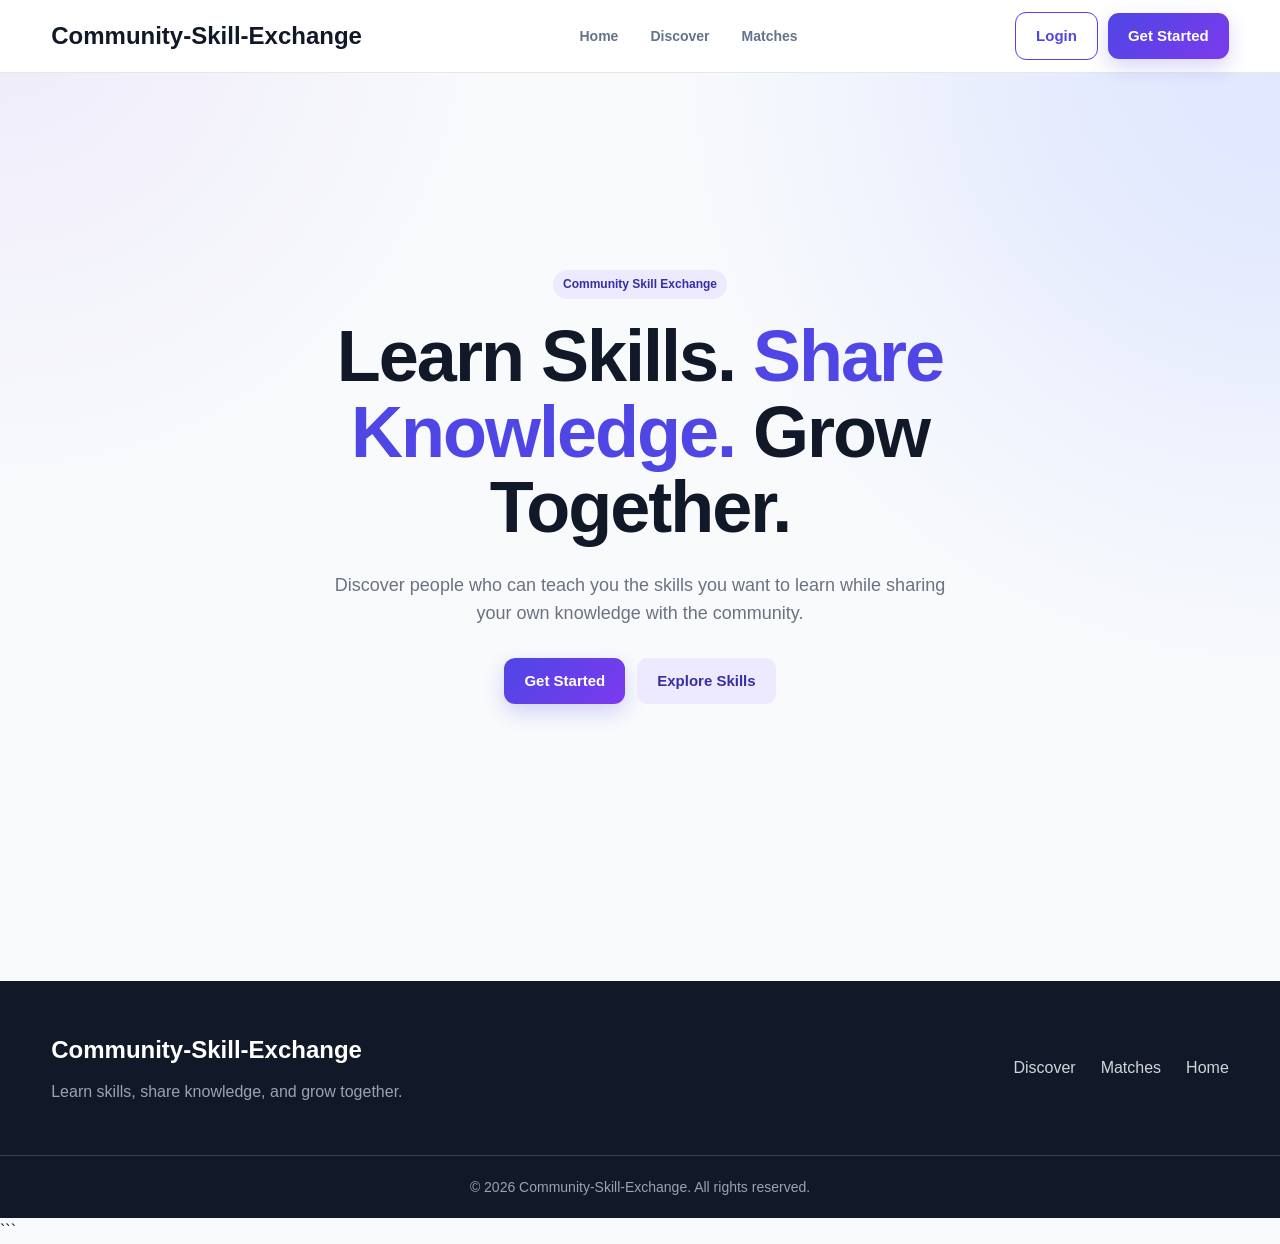
<file: index.html>
<!DOCTYPE html>
<html lang="en">

<head>
    <meta charset="UTF-8">
    <meta name="viewport" content="width=device-width, initial-scale=1.0">

    <title>Community-Skill-Exchange | Learn. Teach. Connect.</title>

    <link rel="stylesheet" href="css/style.css">
    <link rel="stylesheet" href="css/components.css">
    <link rel="stylesheet" href="css/responsive.css">
</head>

<body>

    <!-- Navigation -->
    <div id="navbar"></div>

    <!-- Hero Section -->
    <main>

        <section class="hero">

            <div class="container">

                <div class="hero-content">

                    <span class="badge badge-primary">
                        Community Skill Exchange
                    </span>

                    <h1>
                        Learn Skills.
                        <span>Share Knowledge.</span>
                        Grow Together.
                    </h1>

                    <p>
                        Discover people who can teach you the skills
                        you want to learn while sharing your own
                        knowledge with the community.
                    </p>

                    <div class="hero-actions">

                        <a href="register.html"
                           class="btn btn-primary">
                            Get Started
                        </a>

                        <a href="discover.html"
                           class="btn btn-secondary">
                            Explore Skills
                        </a>

                    </div>

                </div>

            </div>

        </section>

    </main>

    <!-- Footer -->
    <div id="footer"></div>

    <!-- JavaScript -->
    <script src="js/storage.js"></script>
    <script src="js/common.js"></script>
    <script src="js/app.js"></script>

</body>

</html>
```
</file>
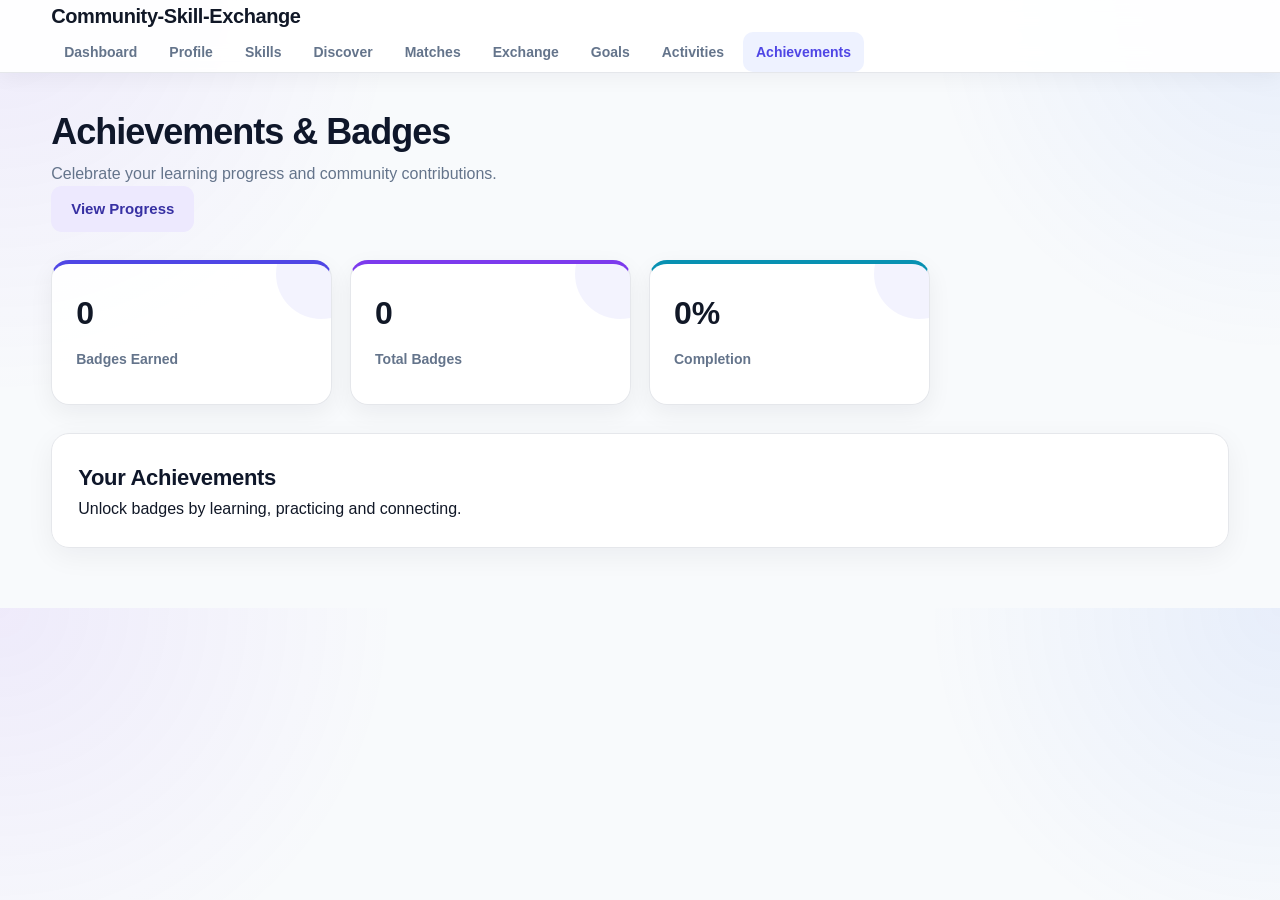
<file: achievements.html>
<!DOCTYPE html>
<html lang="en">

<head>
    <meta charset="UTF-8">
    <meta
        name="viewport"
        content="width=device-width, initial-scale=1.0"
    >

    <title>Achievements | Community-Skill-Exchange</title>

    <link rel="stylesheet" href="css/style.css">
    <link rel="stylesheet" href="css/components.css">
    <link rel="stylesheet" href="css/responsive.css">
</head>

<body>

<header class="topbar">

    <div class="container">

        <div class="brand">
            Community-Skill-Exchange
        </div>

        <nav class="nav-links">

            <a href="dashboard.html">
                Dashboard
            </a>

            <a href="profile.html">
                Profile
            </a>

            <a href="skills.html">
                Skills
            </a>

            <a href="discover.html">
                Discover
            </a>

            <a href="matches.html">
                Matches
            </a>

            <a href="exchange.html">
                Exchange
            </a>

            <a href="goals.html">
                Goals
            </a>

            <a href="activities.html">
                Activities
            </a>

            <a
                href="achievements.html"
                class="active"
            >
                Achievements
            </a>

        </nav>

    </div>

</header>


<main class="container">

    <section class="page-header">

        <div>

            <h1>Achievements & Badges</h1>

            <p>
                Celebrate your learning progress and
                community contributions.
            </p>

        </div>

        <a
            href="progress.html"
            class="btn btn-secondary"
        >
            View Progress
        </a>

    </section>


    <!-- Achievement Summary -->

    <section class="stats-grid">

        <div class="stat-card">

            <h3 id="earnedAchievements">
                0
            </h3>

            <p>
                Badges Earned
            </p>

        </div>


        <div class="stat-card">

            <h3 id="totalAchievements">
                0
            </h3>

            <p>
                Total Badges
            </p>

        </div>


        <div class="stat-card">

            <h3 id="achievementPercentage">
                0%
            </h3>

            <p>
                Completion
            </p>

        </div>

    </section>


    <!-- Achievement Cards -->

    <section class="card">

        <div class="section-header">

            <div>

                <h2>
                    Your Achievements
                </h2>

                <p>
                    Unlock badges by learning,
                    practicing and connecting.
                </p>

            </div>

        </div>


        <div
            id="achievementsContainer"
            class="cards-grid"
        ></div>

    </section>

</main>


<script src="js/storage.js"></script>
<script src="js/common.js"></script>
<script src="js/app.js"></script>

</body>

</html>
</file>
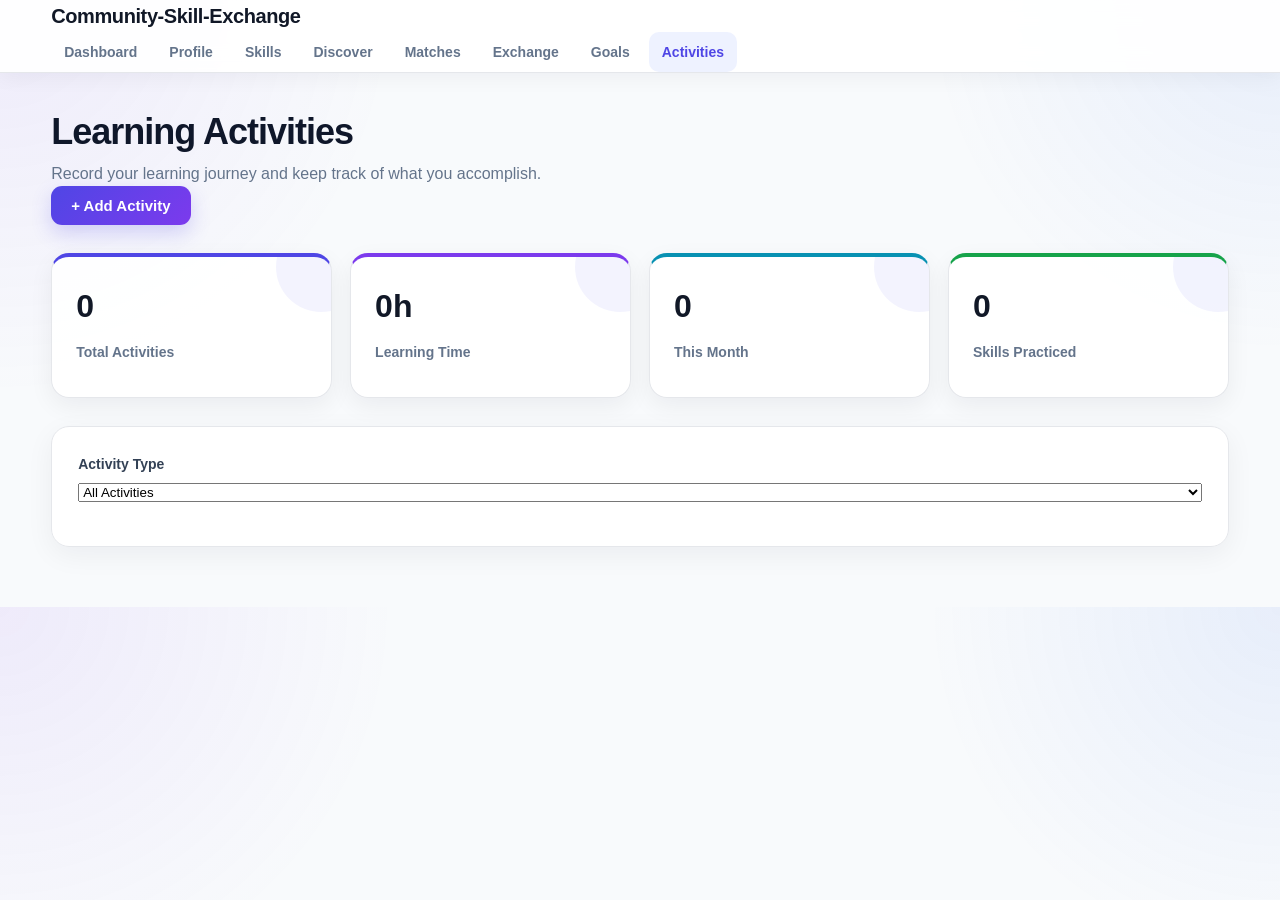
<file: activities.html>
<!DOCTYPE html>
<html lang="en">

<head>

    <meta charset="UTF-8">

    <meta
        name="viewport"
        content="width=device-width, initial-scale=1.0"
    >

    <title>
        Activities | Community-Skill-Exchange
    </title>

    <link
        rel="stylesheet"
        href="css/style.css"
    >

    <link
        rel="stylesheet"
        href="css/components.css"
    >

    <link
        rel="stylesheet"
        href="css/responsive.css"
    >

</head>

<body>

    <header class="topbar">

        <div class="container">

            <div class="brand">
                Community-Skill-Exchange
            </div>

            <nav class="nav-links">

                <a href="dashboard.html">
                    Dashboard
                </a>

                <a href="profile.html">
                    Profile
                </a>

                <a href="skills.html">
                    Skills
                </a>

                <a href="discover.html">
                    Discover
                </a>

                <a href="matches.html">
                    Matches
                </a>

                <a href="exchange.html">
                    Exchange
                </a>

                <a href="goals.html">
                    Goals
                </a>

                <a
                    href="activities.html"
                    class="active"
                >
                    Activities
                </a>

            </nav>

        </div>

    </header>


    <main class="container">

        <!-- PAGE HEADER -->

        <section class="page-header">

            <div>

                <h1>
                    Learning Activities
                </h1>

                <p>
                    Record your learning journey and keep track of what you accomplish.
                </p>

            </div>

            <button
                type="button"
                class="btn btn-primary"
                id="addActivityBtn"
            >
                + Add Activity
            </button>

        </section>


        <!-- STATISTICS -->

        <section class="stats-grid">

            <div class="stat-card">

                <h3 id="totalActivities">
                    0
                </h3>

                <p>
                    Total Activities
                </p>

            </div>


            <div class="stat-card">

                <h3 id="totalLearningHours">
                    0h
                </h3>

                <p>
                    Learning Time
                </p>

            </div>


            <div class="stat-card">

                <h3 id="thisMonthActivities">
                    0
                </h3>

                <p>
                    This Month
                </p>

            </div>


            <div class="stat-card">

                <h3 id="skillsPracticed">
                    0
                </h3>

                <p>
                    Skills Practiced
                </p>

            </div>

        </section>


        <!-- FILTER -->

        <section class="card">

            <div class="form-group">

                <label for="activityFilter">
                    Activity Type
                </label>

                <select id="activityFilter">

                    <option value="all">
                        All Activities
                    </option>

                    <option value="course">
                        Course
                    </option>

                    <option value="practice">
                        Practice
                    </option>

                    <option value="project">
                        Project
                    </option>

                    <option value="workshop">
                        Workshop
                    </option>

                    <option value="reading">
                        Reading
                    </option>

                    <option value="other">
                        Other
                    </option>

                </select>

            </div>

        </section>


        <!-- ACTIVITY LIST -->

        <section>

            <div
                id="activitiesContainer"
                class="cards-grid"
            >
            </div>


            <div
                id="emptyActivities"
                class="empty-state"
                style="display: none;"
            >

                <h3>
                    No learning activities yet
                </h3>

                <p>
                    Start recording your learning journey by adding an activity.
                </p>

                <button
                    type="button"
                    class="btn btn-primary"
                    id="emptyAddActivityBtn"
                >
                    Add Your First Activity
                </button>

            </div>

        </section>

    </main>


    <!-- ACTIVITY MODAL -->

    <div
        id="activityModal"
        class="modal"
        style="display: none;"
    >

        <div class="modal-content">

            <div class="modal-header">

                <h2 id="activityModalTitle">
                    Add Learning Activity
                </h2>

                <button
                    type="button"
                    id="closeActivityModal"
                    class="modal-close"
                >
                    &times;
                </button>

            </div>


            <form id="activityForm">

                <input
                    type="hidden"
                    id="activityId"
                >


                <div class="form-group">

                    <label for="activityTitle">
                        Activity Title
                    </label>

                    <input
                        type="text"
                        id="activityTitle"
                        placeholder="Example: Completed JavaScript Arrays Practice"
                        required
                    >

                </div>


                <div class="form-group">

                    <label for="activityDescription">
                        Description
                    </label>

                    <textarea
                        id="activityDescription"
                        rows="3"
                        placeholder="Describe what you learned or completed..."
                    ></textarea>

                </div>


                <div class="form-group">

                    <label for="activityType">
                        Activity Type
                    </label>

                    <select
                        id="activityType"
                        required
                    >

                        <option value="">
                            Select type
                        </option>

                        <option value="course">
                            Course
                        </option>

                        <option value="practice">
                            Practice
                        </option>

                        <option value="project">
                            Project
                        </option>

                        <option value="workshop">
                            Workshop
                        </option>

                        <option value="reading">
                            Reading
                        </option>

                        <option value="other">
                            Other
                        </option>

                    </select>

                </div>


                <div class="form-group">

                    <label for="activitySkill">
                        Skill
                    </label>

                    <input
                        type="text"
                        id="activitySkill"
                        placeholder="Example: JavaScript"
                    >

                </div>


                <div class="form-group">

                    <label for="activityDuration">
                        Duration (minutes)
                    </label>

                    <input
                        type="number"
                        id="activityDuration"
                        min="0"
                        placeholder="Example: 60"
                    >

                </div>


                <div class="form-group">

                    <label for="activityDate">
                        Activity Date
                    </label>

                    <input
                        type="date"
                        id="activityDate"
                        required
                    >

                </div>


                <div class="form-group">

                    <label for="activityGoal">
                        Related Goal
                    </label>

                    <select id="activityGoal">

                        <option value="">
                            No specific goal
                        </option>

                    </select>

                </div>


                <div class="form-actions">

                    <button
                        type="button"
                        class="btn btn-secondary"
                        id="cancelActivityBtn"
                    >
                        Cancel
                    </button>

                    <button
                        type="submit"
                        class="btn btn-primary"
                    >
                        Save Activity
                    </button>

                </div>

            </form>

        </div>

    </div>


    <script src="js/storage.js"></script>

    <script src="js/common.js"></script>

    <script src="js/app.js"></script>

</body>

</html>
</file>
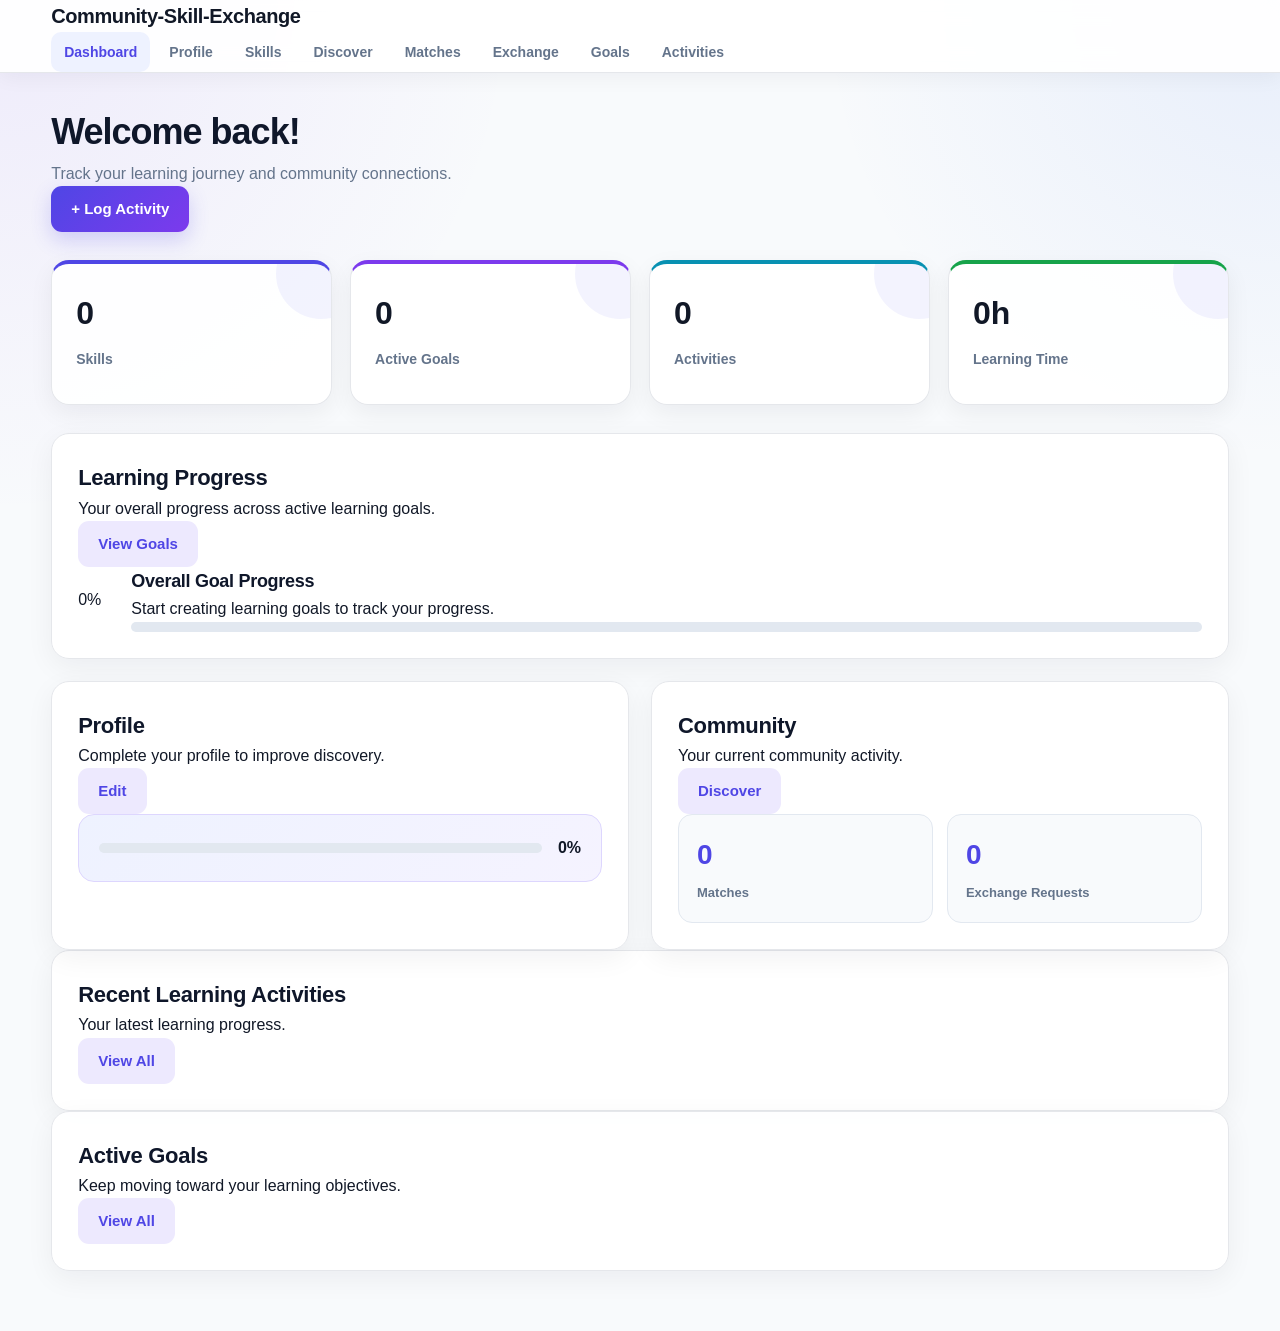
<file: dashboard.html>
<!DOCTYPE html>
<html lang="en">

<head>

    <meta charset="UTF-8">

    <meta
        name="viewport"
        content="width=device-width, initial-scale=1.0"
    >

    <title>
        Dashboard | Community-Skill-Exchange
    </title>

    <link
        rel="stylesheet"
        href="css/style.css"
    >

    <link
        rel="stylesheet"
        href="css/components.css"
    >

    <link
        rel="stylesheet"
        href="css/responsive.css"
    >

</head>

<body>

    <header class="topbar">

        <div class="container">

            <div class="brand">
                Community-Skill-Exchange
            </div>

            <nav class="nav-links">

                <a
                    href="dashboard.html"
                    class="active"
                >
                    Dashboard
                </a>

                <a href="profile.html">
                    Profile
                </a>

                <a href="skills.html">
                    Skills
                </a>

                <a href="discover.html">
                    Discover
                </a>

                <a href="matches.html">
                    Matches
                </a>

                <a href="exchange.html">
                    Exchange
                </a>

                <a href="goals.html">
                    Goals
                </a>

                <a href="activities.html">
                    Activities
                </a>

            </nav>

        </div>

    </header>


    <main class="container">

        <!-- WELCOME -->

        <section class="page-header">

            <div>

                <h1 id="dashboardWelcome">
                    Welcome back!
                </h1>

                <p>
                    Track your learning journey and community connections.
                </p>

            </div>

            <a
                href="activities.html"
                class="btn btn-primary"
            >
                + Log Activity
            </a>

        </section>


        <!-- OVERVIEW -->

        <section class="stats-grid">

            <div class="stat-card">

                <h3 id="dashboardSkills">
                    0
                </h3>

                <p>
                    Skills
                </p>

            </div>


            <div class="stat-card">

                <h3 id="dashboardGoals">
                    0
                </h3>

                <p>
                    Active Goals
                </p>

            </div>


            <div class="stat-card">

                <h3 id="dashboardActivities">
                    0
                </h3>

                <p>
                    Activities
                </p>

            </div>


            <div class="stat-card">

                <h3 id="dashboardLearningTime">
                    0h
                </h3>

                <p>
                    Learning Time
                </p>

            </div>

        </section>


        <!-- PROGRESS -->

        <section class="card">

            <div class="section-header">

                <div>

                    <h2>
                        Learning Progress
                    </h2>

                    <p>
                        Your overall progress across active learning goals.
                    </p>

                </div>

                <a
                    href="goals.html"
                    class="btn btn-secondary"
                >
                    View Goals
                </a>

            </div>


            <div class="progress-overview">

                <div class="progress-circle-wrapper">

                    <div
                        class="progress-circle"
                        id="overallProgressCircle"
                    >

                        <span id="overallProgress">
                            0%
                        </span>

                    </div>

                </div>


                <div class="progress-details">

                    <h3>
                        Overall Goal Progress
                    </h3>

                    <p id="progressMessage">
                        Start creating learning goals to track your progress.
                    </p>

                    <div class="progress-bar">

                        <div
                            id="dashboardProgressBar"
                            class="progress-fill"
                            style="width: 0%;"
                        ></div>

                    </div>

                </div>

            </div>

        </section>


        <!-- TWO COLUMN AREA -->

        <section class="dashboard-grid">


            <!-- PROFILE COMPLETION -->

            <div class="card">

                <div class="section-header">

                    <div>

                        <h2>
                            Profile
                        </h2>

                        <p>
                            Complete your profile to improve discovery.
                        </p>

                    </div>

                    <a
                        href="profile.html"
                        class="btn btn-secondary"
                    >
                        Edit
                    </a>

                </div>


                <div class="profile-completion">

                    <div class="profile-progress-bar">

                        <div
                            id="profileProgressBar"
                            class="progress-fill"
                            style="width: 0%;"
                        ></div>

                    </div>

                    <strong id="profileCompletion">
                        0%
                    </strong>

                </div>


                <ul
                    id="profileChecklist"
                    class="dashboard-list"
                >
                </ul>

            </div>


            <!-- COMMUNITY -->

            <div class="card">

                <div class="section-header">

                    <div>

                        <h2>
                            Community
                        </h2>

                        <p>
                            Your current community activity.
                        </p>

                    </div>

                    <a
                        href="discover.html"
                        class="btn btn-secondary"
                    >
                        Discover
                    </a>

                </div>


                <div class="community-stats">

                    <div>

                        <strong id="dashboardMatches">
                            0
                        </strong>

                        <span>
                            Matches
                        </span>

                    </div>


                    <div>

                        <strong id="dashboardExchangeRequests">
                            0
                        </strong>

                        <span>
                            Exchange Requests
                        </span>

                    </div>

                </div>

            </div>

        </section>


        <!-- RECENT ACTIVITIES -->

        <section class="card">

            <div class="section-header">

                <div>

                    <h2>
                        Recent Learning Activities
                    </h2>

                    <p>
                        Your latest learning progress.
                    </p>

                </div>

                <a
                    href="activities.html"
                    class="btn btn-secondary"
                >
                    View All
                </a>

            </div>


            <div id="recentActivities">

            </div>


            <div
                id="noRecentActivities"
                class="empty-state"
                style="display: none;"
            >

                <h3>
                    No activities yet
                </h3>

                <p>
                    Start recording your learning activities.
                </p>

                <a
                    href="activities.html"
                    class="btn btn-primary"
                >
                    Add Activity
                </a>

            </div>

        </section>


        <!-- ACTIVE GOALS -->

        <section class="card">

            <div class="section-header">

                <div>

                    <h2>
                        Active Goals
                    </h2>

                    <p>
                        Keep moving toward your learning objectives.
                    </p>

                </div>

                <a
                    href="goals.html"
                    class="btn btn-secondary"
                >
                    View All
                </a>

            </div>


            <div
                id="dashboardGoalsList"
                class="cards-grid"
            >
            </div>

        </section>

    </main>


    <script src="js/storage.js"></script>

    <script src="js/common.js"></script>

    <script src="js/app.js"></script>

</body>

</html>
</file>
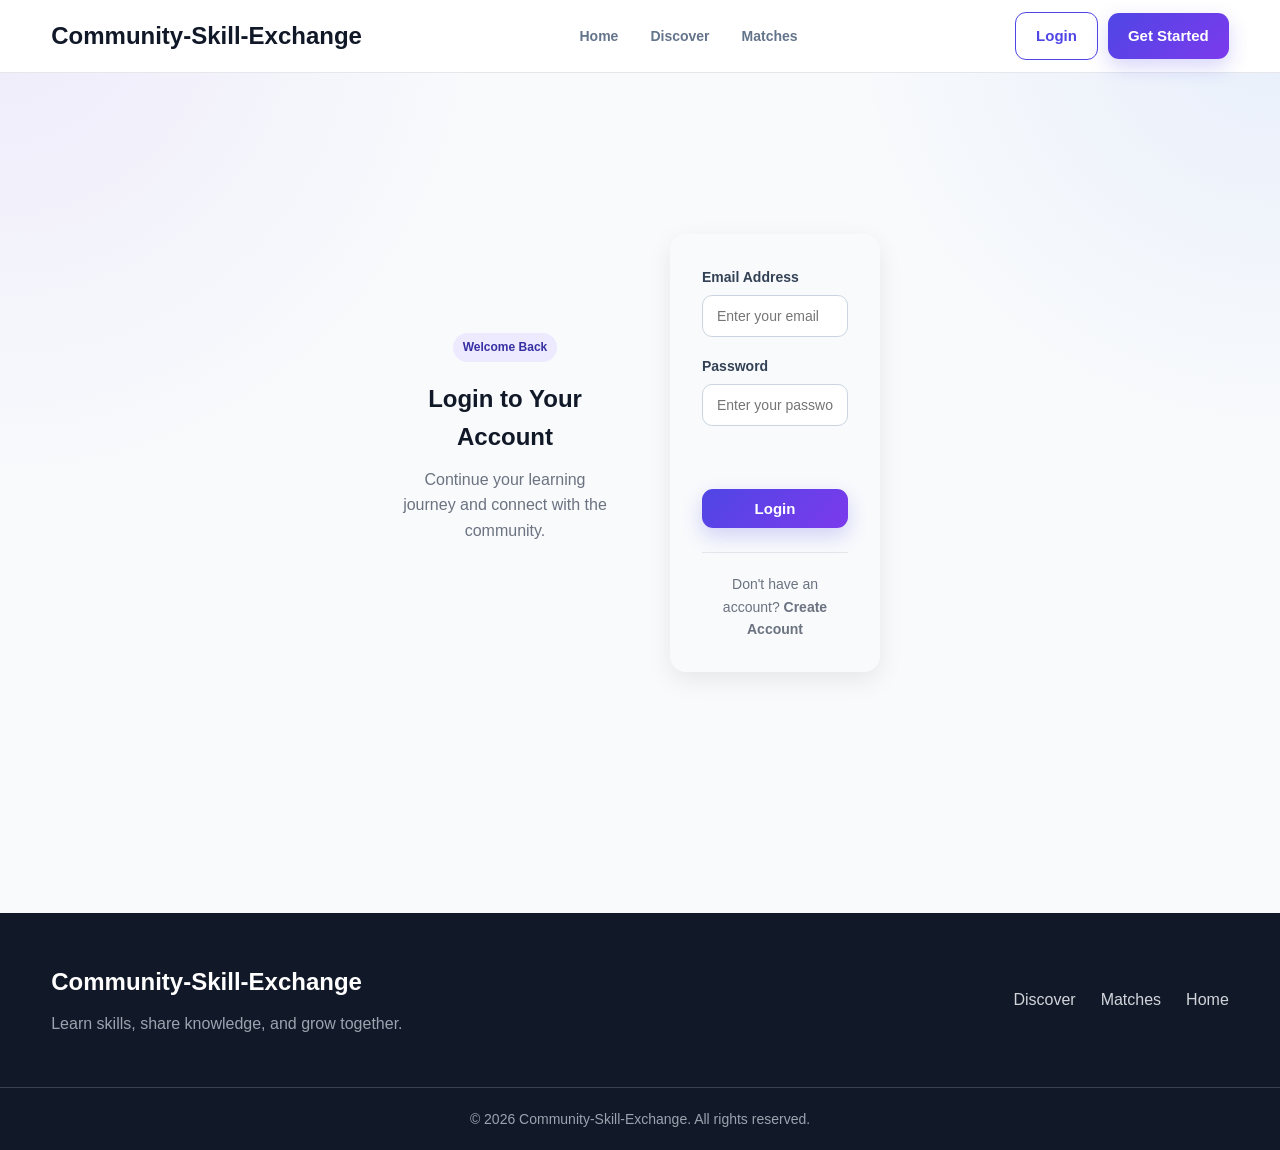
<file: discover.html>
<!DOCTYPE html>
<html lang="en">

<head>

    <meta charset="UTF-8">

    <meta
        name="viewport"
        content="width=device-width, initial-scale=1.0"
    >

    <title>
        Discover | Community-Skill-Exchange
    </title>

    <link
        rel="stylesheet"
        href="css/style.css"
    >

    <link
        rel="stylesheet"
        href="css/components.css"
    >

    <link
        rel="stylesheet"
        href="css/responsive.css"
    >

</head>


<body>


    <!-- =================================================
         NAVBAR
    ================================================== -->

    <div id="navbar"></div>


    <!-- =================================================
         MAIN
    ================================================== -->

    <main class="discover-page">


        <!-- =================================================
             HERO
        ================================================== -->

        <section class="discover-hero">

            <div class="container">

                <div class="discover-hero-content">

                    <span class="badge badge-primary">
                        Community Discovery
                    </span>


                    <h1>

                        Discover People.
                        <span>Share Skills.</span>

                    </h1>


                    <p>

                        Find community members who can teach
                        the skills you want to learn and people
                        who want to learn what you can teach.

                    </p>

                </div>

            </div>

        </section>



        <!-- =================================================
             DISCOVERY CONTENT
        ================================================== -->

        <section class="section">

            <div class="container">


                <!-- =================================================
                     SEARCH / FILTER CARD
                ================================================== -->

                <section class="discover-filter-card">


                    <div class="discover-filter-header">

                        <div>

                            <span class="card-icon">
                                🔎
                            </span>


                            <div>

                                <h2>
                                    Find Community Members
                                </h2>

                                <p>
                                    Search by name or skill.
                                </p>

                            </div>

                        </div>

                    </div>



                    <div class="discover-filters">


                        <!-- Search -->

                        <div class="form-group">

                            <label for="discoverSearch">
                                Search
                            </label>


                            <input
                                type="text"
                                id="discoverSearch"
                                placeholder="Search by name or skill..."
                                autocomplete="off"
                            >

                        </div>



                        <!-- Skill Type -->

                        <div class="form-group">

                            <label for="discoverType">
                                Skill Type
                            </label>


                            <select id="discoverType">

                                <option value="all">
                                    All Skills
                                </option>

                                <option value="teaching">
                                    Can Teach
                                </option>

                                <option value="learning">
                                    Wants to Learn
                                </option>

                            </select>

                        </div>



                        <!-- Category -->

                        <div class="form-group">

                            <label for="discoverCategory">
                                Category
                            </label>


                            <select id="discoverCategory">

                                <option value="all">
                                    All Categories
                                </option>

                                <option value="Programming">
                                    Programming
                                </option>

                                <option value="Web Development">
                                    Web Development
                                </option>

                                <option value="Data Science">
                                    Data Science
                                </option>

                                <option value="AI & Machine Learning">
                                    AI & Machine Learning
                                </option>

                                <option value="Cybersecurity">
                                    Cybersecurity
                                </option>

                                <option value="Database">
                                    Database
                                </option>

                                <option value="Cloud Computing">
                                    Cloud Computing
                                </option>

                                <option value="Design">
                                    Design
                                </option>

                                <option value="Communication">
                                    Communication
                                </option>

                                <option value="Business">
                                    Business
                                </option>

                                <option value="Languages">
                                    Languages
                                </option>

                                <option value="Other">
                                    Other
                                </option>

                            </select>

                        </div>

                    </div>


                    <div class="discover-filter-actions">

                        <button
                            type="button"
                            class="btn btn-secondary"
                            id="clearDiscoverFilters"
                        >
                            Clear Filters
                        </button>

                    </div>

                </section>



                <!-- =================================================
                     RESULTS HEADER
                ================================================== -->

                <div class="discover-results-header">

                    <div>

                        <span class="badge badge-primary">
                            Community
                        </span>

                        <h2>
                            Community Members
                        </h2>

                        <p id="discoverResultCount">
                            Loading members...
                        </p>

                    </div>

                </div>



                <!-- =================================================
                     RESULTS
                ================================================== -->

                <div
                    id="discoverResults"
                    class="discover-results"
                ></div>



                <!-- =================================================
                     EMPTY RESULT
                ================================================== -->

                <div
                    id="discoverEmpty"
                    class="discover-empty"
                    style="display: none;"
                >

                    <div class="discover-empty-icon">
                        🔎
                    </div>

                    <h3>
                        No members found
                    </h3>

                    <p>
                        Try changing your search or filters.
                    </p>

                    <button
                        type="button"
                        class="btn btn-secondary"
                        id="emptyClearFilters"
                    >
                        Clear Filters
                    </button>

                </div>


            </div>

        </section>

    </main>



    <!-- =================================================
         FOOTER
    ================================================== -->

    <div id="footer"></div>



    <!-- =================================================
         JAVASCRIPT
    ================================================== -->

    <script src="js/storage.js"></script>

    <script src="js/common.js"></script>

    <script src="js/auth.js"></script>


    <script>
        protectPage();
    </script>


    <script src="js/app.js"></script>


</body>

</html>
</file>
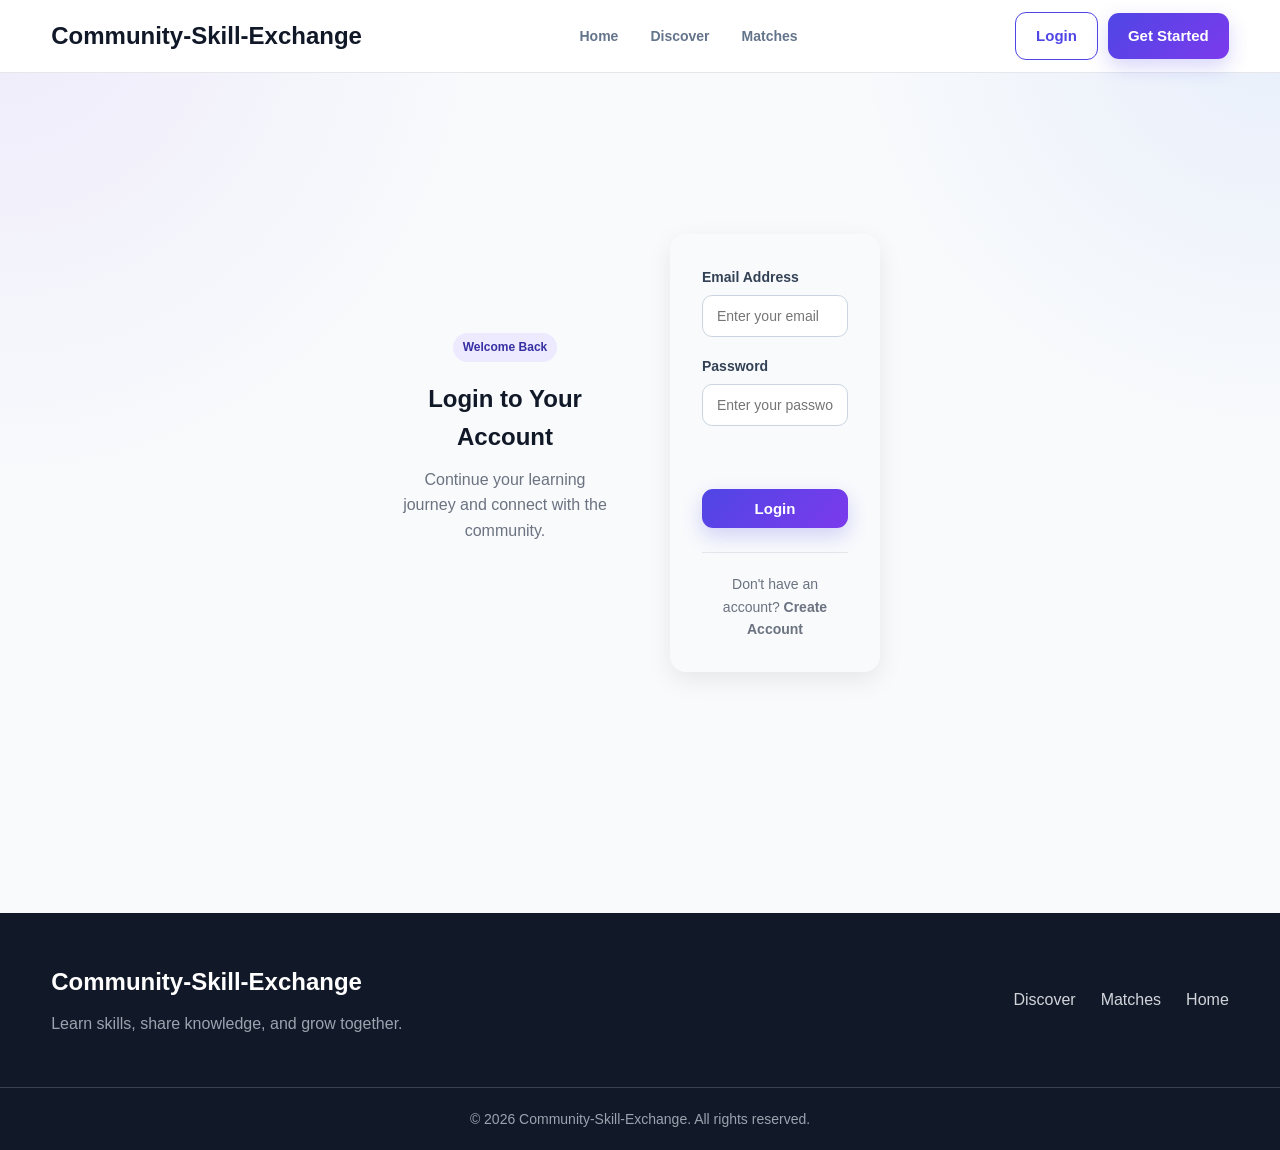
<file: exchange.html>
<!DOCTYPE html>
<html lang="en">

<head>

    <meta charset="UTF-8">

    <meta
        name="viewport"
        content="width=device-width, initial-scale=1.0"
    >

    <title>
        Knowledge Exchange | Community-Skill-Exchange
    </title>

    <link
        rel="stylesheet"
        href="css/style.css"
    >

    <link
        rel="stylesheet"
        href="css/components.css"
    >

    <link
        rel="stylesheet"
        href="css/responsive.css"
    >

</head>


<body>

    <!-- =================================================
         NAVBAR
         ================================================= -->

    <div id="navbar"></div>


    <!-- =================================================
         MAIN CONTENT
         ================================================= -->

    <main class="exchange-page">


        <!-- =================================================
             HERO SECTION
             ================================================= -->

        <section class="exchange-hero">

            <div class="container">

                <div class="exchange-hero-content">

                    <span class="badge badge-primary">
                        Knowledge Exchange
                    </span>

                    <h1>

                        Learn.
                        <span>Teach.</span>
                        Grow Together.

                    </h1>

                    <p>

                        Connect with community members,
                        exchange knowledge, and build
                        meaningful learning partnerships.

                    </p>

                </div>

            </div>

        </section>



        <!-- =================================================
             EXCHANGE CONTENT
             ================================================= -->

        <section class="exchange-section">

            <div class="container">


                <!-- =================================================
                     PAGE HEADER
                     ================================================= -->

                <div class="exchange-page-header">

                    <div>

                        <h2>
                            Knowledge Exchange
                        </h2>

                        <p>
                            Send and manage your skill
                            exchange requests.
                        </p>

                    </div>

                    <button
                        type="button"
                        class="btn btn-primary"
                        id="openExchangeModal"
                    >
                        + New Exchange Request
                    </button>

                </div>



                <!-- =================================================
                     STATISTICS
                     ================================================= -->

                <div class="exchange-stats">


                    <div class="exchange-stat-card">

                        <div class="exchange-stat-icon">
                            📤
                        </div>

                        <div>

                            <span
                                id="sentRequestCount"
                                class="exchange-stat-number"
                            >
                                0
                            </span>

                            <span class="exchange-stat-label">
                                Sent Requests
                            </span>

                        </div>

                    </div>



                    <div class="exchange-stat-card">

                        <div class="exchange-stat-icon">
                            📥
                        </div>

                        <div>

                            <span
                                id="receivedRequestCount"
                                class="exchange-stat-number"
                            >
                                0
                            </span>

                            <span class="exchange-stat-label">
                                Received Requests
                            </span>

                        </div>

                    </div>



                    <div class="exchange-stat-card">

                        <div class="exchange-stat-icon">
                            ⏳
                        </div>

                        <div>

                            <span
                                id="pendingRequestCount"
                                class="exchange-stat-number"
                            >
                                0
                            </span>

                            <span class="exchange-stat-label">
                                Pending
                            </span>

                        </div>

                    </div>



                    <div class="exchange-stat-card">

                        <div class="exchange-stat-icon">
                            🤝
                        </div>

                        <div>

                            <span
                                id="acceptedRequestCount"
                                class="exchange-stat-number"
                            >
                                0
                            </span>

                            <span class="exchange-stat-label">
                                Accepted
                            </span>

                        </div>

                    </div>

                </div>



                <!-- =================================================
                     REQUEST TABS
                     ================================================= -->

                <div class="exchange-tabs">

                    <button
                        type="button"
                        class="exchange-tab active"
                        data-tab="received"
                    >
                        Received Requests
                    </button>

                    <button
                        type="button"
                        class="exchange-tab"
                        data-tab="sent"
                    >
                        Sent Requests
                    </button>

                    <button
                        type="button"
                        class="exchange-tab"
                        data-tab="all"
                    >
                        All Exchanges
                    </button>

                </div>



                <!-- =================================================
                     REQUEST RESULTS
                     ================================================= -->

                <div
                    id="exchangeResults"
                    class="exchange-results"
                ></div>


                <!-- =================================================
                     EMPTY STATE
                     ================================================= -->

                <div
                    id="exchangeEmpty"
                    class="exchange-empty"
                    style="display: none;"
                >

                    <div class="exchange-empty-icon">
                        🤝
                    </div>

                    <h3>
                        No exchange requests yet
                    </h3>

                    <p>
                        Start sharing your knowledge by
                        creating your first exchange request.
                    </p>

                    <button
                        type="button"
                        class="btn btn-primary"
                        id="emptyCreateExchange"
                    >
                        Create Exchange Request
                    </button>

                </div>

            </div>

        </section>

    </main>



    <!-- =================================================
         CREATE EXCHANGE MODAL
         ================================================= -->

    <div
        id="exchangeModal"
        class="exchange-modal"
        style="display: none;"
    >

        <div class="exchange-modal-overlay"></div>


        <div class="exchange-modal-content">


            <div class="exchange-modal-header">

                <div>

                    <span class="badge badge-primary">
                        New Exchange
                    </span>

                    <h2>
                        Create Skill Exchange
                    </h2>

                    <p>
                        Choose a community member and
                        start a knowledge exchange.
                    </p>

                </div>

                <button
                    type="button"
                    class="exchange-modal-close"
                    id="closeExchangeModal"
                    aria-label="Close"
                >
                    ×
                </button>

            </div>



            <!-- =================================================
                 FORM
                 ================================================= -->

            <form
                id="exchangeForm"
                class="exchange-form"
            >


                <!-- MEMBER -->

                <div class="form-group">

                    <label for="exchangeMember">
                        Community Member
                    </label>

                    <select
                        id="exchangeMember"
                        class="form-input"
                        required
                    >

                        <option value="">
                            Select a member
                        </option>

                    </select>

                </div>



                <!-- SKILL -->

                <div class="form-group">

                    <label for="exchangeSkill">
                        Skill
                    </label>

                    <select
                        id="exchangeSkill"
                        class="form-input"
                        required
                    >

                        <option value="">
                            Select a skill
                        </option>

                    </select>

                </div>



                <!-- EXCHANGE TYPE -->

                <div class="form-group">

                    <label for="exchangeType">
                        Exchange Type
                    </label>

                    <select
                        id="exchangeType"
                        class="form-input"
                        required
                    >

                        <option value="">
                            Select exchange type
                        </option>

                        <option value="learn">
                            I want to learn this skill
                        </option>

                        <option value="teach">
                            I want to teach this skill
                        </option>

                    </select>

                </div>



                <!-- MESSAGE -->

                <div class="form-group">

                    <label for="exchangeMessage">
                        Message
                    </label>

                    <textarea
                        id="exchangeMessage"
                        class="form-input"
                        rows="4"
                        maxlength="500"
                        placeholder="Write a short message..."
                    ></textarea>

                    <small class="form-help">
                        Maximum 500 characters.
                    </small>

                </div>



                <!-- FORM ACTIONS -->

                <div class="exchange-form-actions">

                    <button
                        type="button"
                        class="btn btn-outline"
                        id="cancelExchange"
                    >
                        Cancel
                    </button>

                    <button
                        type="submit"
                        class="btn btn-primary"
                    >
                        Send Request
                    </button>

                </div>

            </form>

        </div>

    </div>



    <!-- =================================================
         FOOTER
         ================================================= -->

    <div id="footer"></div>



    <!-- =================================================
         JAVASCRIPT
         ================================================= -->

    <script src="js/storage.js"></script>

    <script src="js/common.js"></script>

    <script src="js/auth.js"></script>

    <script>

        protectPage();

    </script>

    <script src="js/app.js"></script>


</body>

</html>
</file>
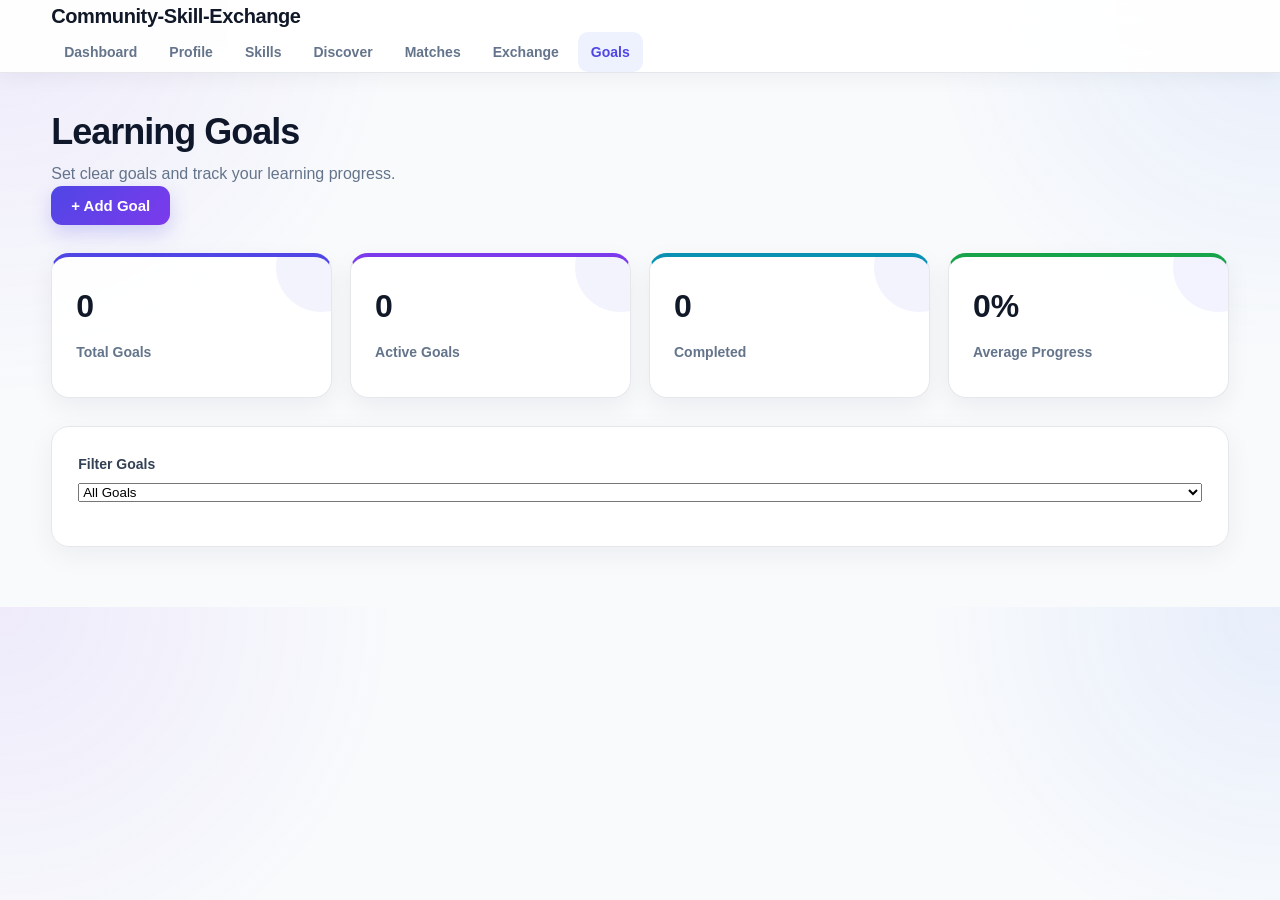
<file: goals.html>
<!DOCTYPE html>
<html lang="en">

<head>

    <meta charset="UTF-8">

    <meta
        name="viewport"
        content="width=device-width, initial-scale=1.0"
    >

    <title>Goals | Community-Skill-Exchange</title>

    <link
        rel="stylesheet"
        href="css/style.css"
    >

    <link
        rel="stylesheet"
        href="css/components.css"
    >

    <link
        rel="stylesheet"
        href="css/responsive.css"
    >

</head>

<body>

    <header class="topbar">

        <div class="container">

            <div class="brand">
                Community-Skill-Exchange
            </div>

            <nav class="nav-links">

                <a href="dashboard.html">
                    Dashboard
                </a>

                <a href="profile.html">
                    Profile
                </a>

                <a href="skills.html">
                    Skills
                </a>

                <a href="discover.html">
                    Discover
                </a>

                <a href="matches.html">
                    Matches
                </a>

                <a href="exchange.html">
                    Exchange
                </a>

                <a
                    href="goals.html"
                    class="active"
                >
                    Goals
                </a>

            </nav>

        </div>

    </header>


    <main class="container">

        <section class="page-header">

            <div>

                <h1>
                    Learning Goals
                </h1>

                <p>
                    Set clear goals and track your learning progress.
                </p>

            </div>

            <button
                type="button"
                class="btn btn-primary"
                id="addGoalBtn"
            >
                + Add Goal
            </button>

        </section>


        <!-- GOAL STATISTICS -->

        <section class="stats-grid">

            <div class="stat-card">

                <h3 id="totalGoals">
                    0
                </h3>

                <p>
                    Total Goals
                </p>

            </div>


            <div class="stat-card">

                <h3 id="activeGoals">
                    0
                </h3>

                <p>
                    Active Goals
                </p>

            </div>


            <div class="stat-card">

                <h3 id="completedGoals">
                    0
                </h3>

                <p>
                    Completed
                </p>

            </div>


            <div class="stat-card">

                <h3 id="averageProgress">
                    0%
                </h3>

                <p>
                    Average Progress
                </p>

            </div>

        </section>


        <!-- FILTERS -->

        <section class="card">

            <div class="form-group">

                <label for="goalFilter">
                    Filter Goals
                </label>

                <select id="goalFilter">

                    <option value="all">
                        All Goals
                    </option>

                    <option value="active">
                        Active
                    </option>

                    <option value="completed">
                        Completed
                    </option>

                    <option value="paused">
                        Paused
                    </option>

                </select>

            </div>

        </section>


        <!-- GOALS -->

        <section>

            <div
                id="goalsContainer"
                class="cards-grid"
            >

            </div>

            <div
                id="emptyGoals"
                class="empty-state"
                style="display: none;"
            >

                <h3>
                    No goals yet
                </h3>

                <p>
                    Create your first learning goal to start tracking your progress.
                </p>

                <button
                    type="button"
                    class="btn btn-primary"
                    id="emptyAddGoalBtn"
                >
                    Create Your First Goal
                </button>

            </div>

        </section>

    </main>


    <!-- GOAL MODAL -->

    <div
        id="goalModal"
        class="modal"
        style="display: none;"
    >

        <div class="modal-content">

            <div class="modal-header">

                <h2 id="goalModalTitle">
                    Create Learning Goal
                </h2>

                <button
                    type="button"
                    id="closeGoalModal"
                    class="modal-close"
                >
                    &times;
                </button>

            </div>


            <form id="goalForm">

                <input
                    type="hidden"
                    id="goalId"
                >


                <div class="form-group">

                    <label for="goalTitle">
                        Goal Title
                    </label>

                    <input
                        type="text"
                        id="goalTitle"
                        placeholder="Example: Learn JavaScript"
                        required
                    >

                </div>


                <div class="form-group">

                    <label for="goalDescription">
                        Description
                    </label>

                    <textarea
                        id="goalDescription"
                        rows="4"
                        placeholder="Describe what you want to achieve..."
                    ></textarea>

                </div>


                <div class="form-group">

                    <label for="goalCategory">
                        Category
                    </label>

                    <select
                        id="goalCategory"
                        required
                    >

                        <option value="">
                            Select category
                        </option>

                        <option value="Programming">
                            Programming
                        </option>

                        <option value="Design">
                            Design
                        </option>

                        <option value="Communication">
                            Communication
                        </option>

                        <option value="Business">
                            Business
                        </option>

                        <option value="Academic">
                            Academic
                        </option>

                        <option value="Other">
                            Other
                        </option>

                    </select>

                </div>


                <div class="form-group">

                    <label for="goalTargetDate">
                        Target Date
                    </label>

                    <input
                        type="date"
                        id="goalTargetDate"
                    >

                </div>


                <div class="form-group">

                    <label for="goalProgress">
                        Progress: <span id="progressValue">0%</span>
                    </label>

                    <input
                        type="range"
                        id="goalProgress"
                        min="0"
                        max="100"
                        value="0"
                    >

                </div>


                <div class="form-actions">

                    <button
                        type="button"
                        class="btn btn-secondary"
                        id="cancelGoalBtn"
                    >
                        Cancel
                    </button>

                    <button
                        type="submit"
                        class="btn btn-primary"
                    >
                        Save Goal
                    </button>

                </div>

            </form>

        </div>

    </div>


    <script src="js/storage.js"></script>

    <script src="js/common.js"></script>

    <script src="js/app.js"></script>

</body>

</html>
</file>
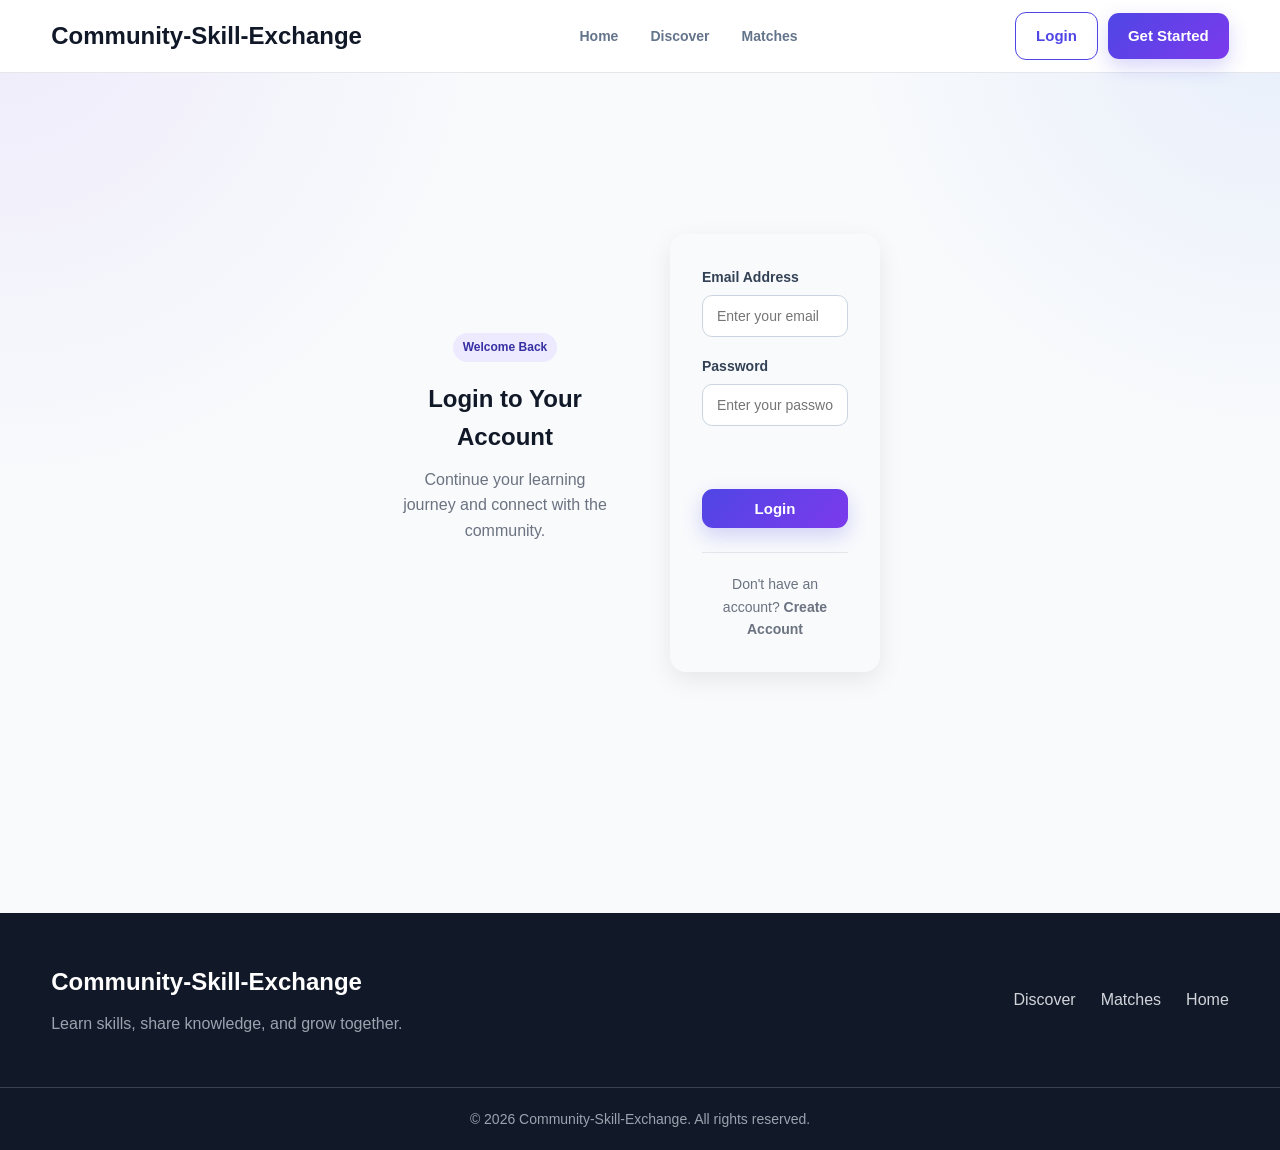
<file: login.html>
<!DOCTYPE html>
<html lang="en">

<head>
    <meta charset="UTF-8">
    <meta name="viewport" content="width=device-width, initial-scale=1.0">

    <title>Login | Community-Skill-Exchange</title>

    <link rel="stylesheet" href="css/style.css">
    <link rel="stylesheet" href="css/components.css">
    <link rel="stylesheet" href="css/responsive.css">
</head>

<body>

    <!-- Navigation -->
    <div id="navbar"></div>

    <!-- Login Section -->
    <main class="login-page">

        <section class="auth-section">

            <div class="auth-container">

                <div class="auth-header">

                    <span class="badge badge-primary">
                        Welcome Back
                    </span>

                    <h1>
                        Login to Your Account
                    </h1>

                    <p>
                        Continue your learning journey and
                        connect with the community.
                    </p>

                </div>

                <div class="auth-card">

                    <form id="loginForm">

                        <!-- Email -->
                        <div class="form-group">

                            <label for="loginEmail">
                                Email Address
                            </label>

                            <input
                                type="email"
                                id="loginEmail"
                                name="email"
                                placeholder="Enter your email"
                                autocomplete="email"
                                required
                            >

                        </div>

                        <!-- Password -->
                        <div class="form-group">

                            <label for="loginPassword">
                                Password
                            </label>

                            <input
                                type="password"
                                id="loginPassword"
                                name="password"
                                placeholder="Enter your password"
                                autocomplete="current-password"
                                required
                            >

                        </div>

                        <!-- Message -->
                        <div
                            id="loginMessage"
                            class="auth-message"
                            aria-live="polite">
                        </div>

                        <!-- Submit -->
                        <button
                            type="submit"
                            class="btn btn-primary btn-full">
                            Login
                        </button>

                    </form>

                    <div class="auth-footer">

                        <p>
                            Don't have an account?
                            <a href="register.html">
                                Create Account
                            </a>
                        </p>

                    </div>

                </div>

            </div>

        </section>

    </main>

    <!-- Footer -->
    <div id="footer"></div>

    <!-- JavaScript -->
    <script src="js/storage.js"></script>
<script src="js/common.js"></script>
<script src="js/auth.js"></script>
<script src="js/app.js"></script>

</body>

</html>
</file>
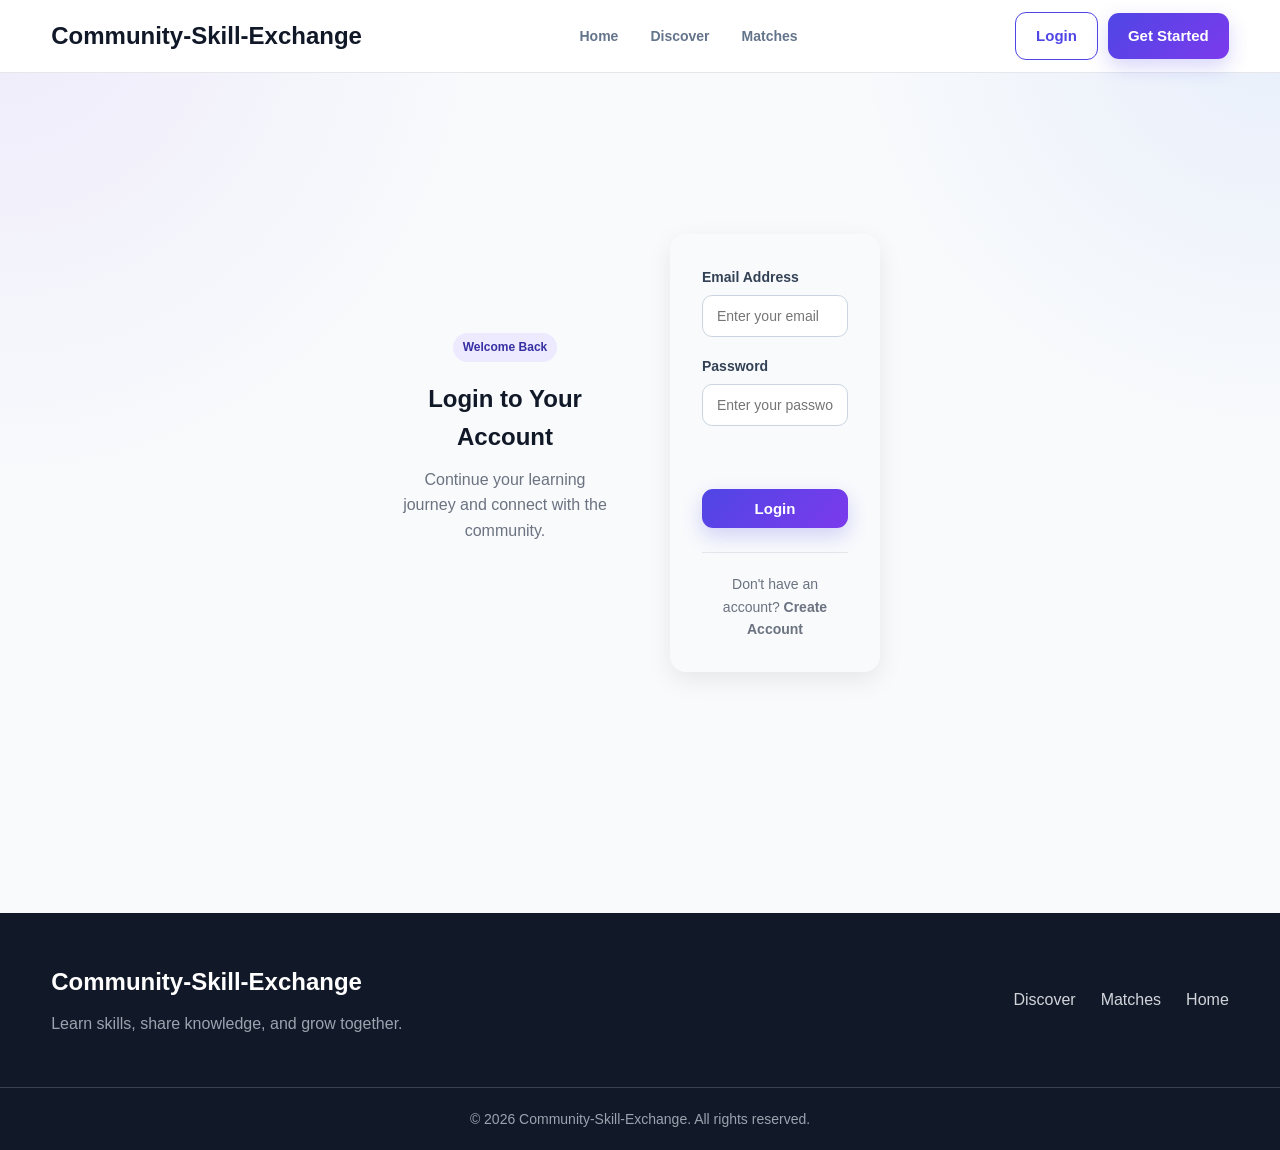
<file: matches.html>
<!DOCTYPE html>
<html lang="en">

<head>

    <meta charset="UTF-8">

    <meta
        name="viewport"
        content="width=device-width, initial-scale=1.0"
    >

    <title>
        Matches | Community-Skill-Exchange
    </title>

    <link
        rel="stylesheet"
        href="css/style.css"
    >

    <link
        rel="stylesheet"
        href="css/components.css"
    >

    <link
        rel="stylesheet"
        href="css/responsive.css"
    >

</head>


<body>

    <div id="navbar"></div>


    <main class="matches-page">

        <!-- HERO -->

        <section class="matches-hero">

            <div class="container">

                <div class="matches-hero-content">

                    <span class="badge badge-primary">
                        Skill Matching
                    </span>

                    <h1>
                        Find Your
                        <span>Perfect Skill Partner</span>
                    </h1>

                    <p>
                        Discover community members whose
                        skills complement yours and build
                        meaningful knowledge exchanges.
                    </p>

                </div>

            </div>

        </section>


        <!-- MATCHING AREA -->

        <section class="matches-section">

            <div class="container">


                <!-- FILTER CARD -->

                <div class="match-filter-card">

                    <div class="match-filter-header">

                        <div>

                            <h2>
                                Your Skill Matches
                            </h2>

                            <p>
                                Matches are based on
                                skills you teach and
                                skills you want to learn.
                            </p>

                        </div>

                    </div>


                    <div class="match-filters">

                        <div class="match-filter-group">

                            <label
                                for="matchSearch"
                            >
                                Search
                            </label>

                            <input
                                type="search"
                                id="matchSearch"
                                class="form-input"
                                placeholder="Search by name or skill..."
                            >

                        </div>


                        <div class="match-filter-group">

                            <label
                                for="matchScore"
                            >
                                Match Strength
                            </label>

                            <select
                                id="matchScore"
                                class="form-input"
                            >

                                <option value="all">
                                    All Matches
                                </option>

                                <option value="high">
                                    High Match — 75%+
                                </option>

                                <option value="medium">
                                    Good Match — 50–74%
                                </option>

                                <option value="potential">
                                    Potential Match — Below 50%
                                </option>

                            </select>

                        </div>


                        <div class="match-filter-actions">

                            <button
                                type="button"
                                id="clearMatchFilters"
                                class="btn btn-outline"
                            >
                                Clear Filters
                            </button>

                        </div>

                    </div>

                </div>


                <!-- RESULT HEADER -->

                <div class="matches-results-header">

                    <div>

                        <span
                            id="matchesResultCount"
                        >
                            0 matches found
                        </span>

                    </div>

                </div>


                <!-- MATCH RESULTS -->

                <div
                    id="matchesResults"
                    class="matches-results"
                ></div>


                <!-- EMPTY STATE -->

                <div
                    id="matchesEmpty"
                    class="matches-empty"
                    style="display: none;"
                >

                    <div class="matches-empty-icon">
                        🔍
                    </div>

                    <h3>
                        No skill matches found
                    </h3>

                    <p>
                        Add more teaching and learning
                        skills to your profile to find
                        better matches.
                    </p>

                    <a
                        href="skills.html"
                        class="btn btn-primary"
                    >
                        Manage My Skills
                    </a>

                    <button
                        type="button"
                        id="emptyMatchClear"
                        class="btn btn-secondary"
                    >
                        Clear Filters
                    </button>

                </div>


            </div>

        </section>

    </main>


    <div id="footer"></div>


    <script src="js/storage.js"></script>

    <script src="js/common.js"></script>

    <script src="js/auth.js"></script>

    <script>
        protectPage();
    </script>

    <script src="js/app.js"></script>

</body>

</html>
</file>
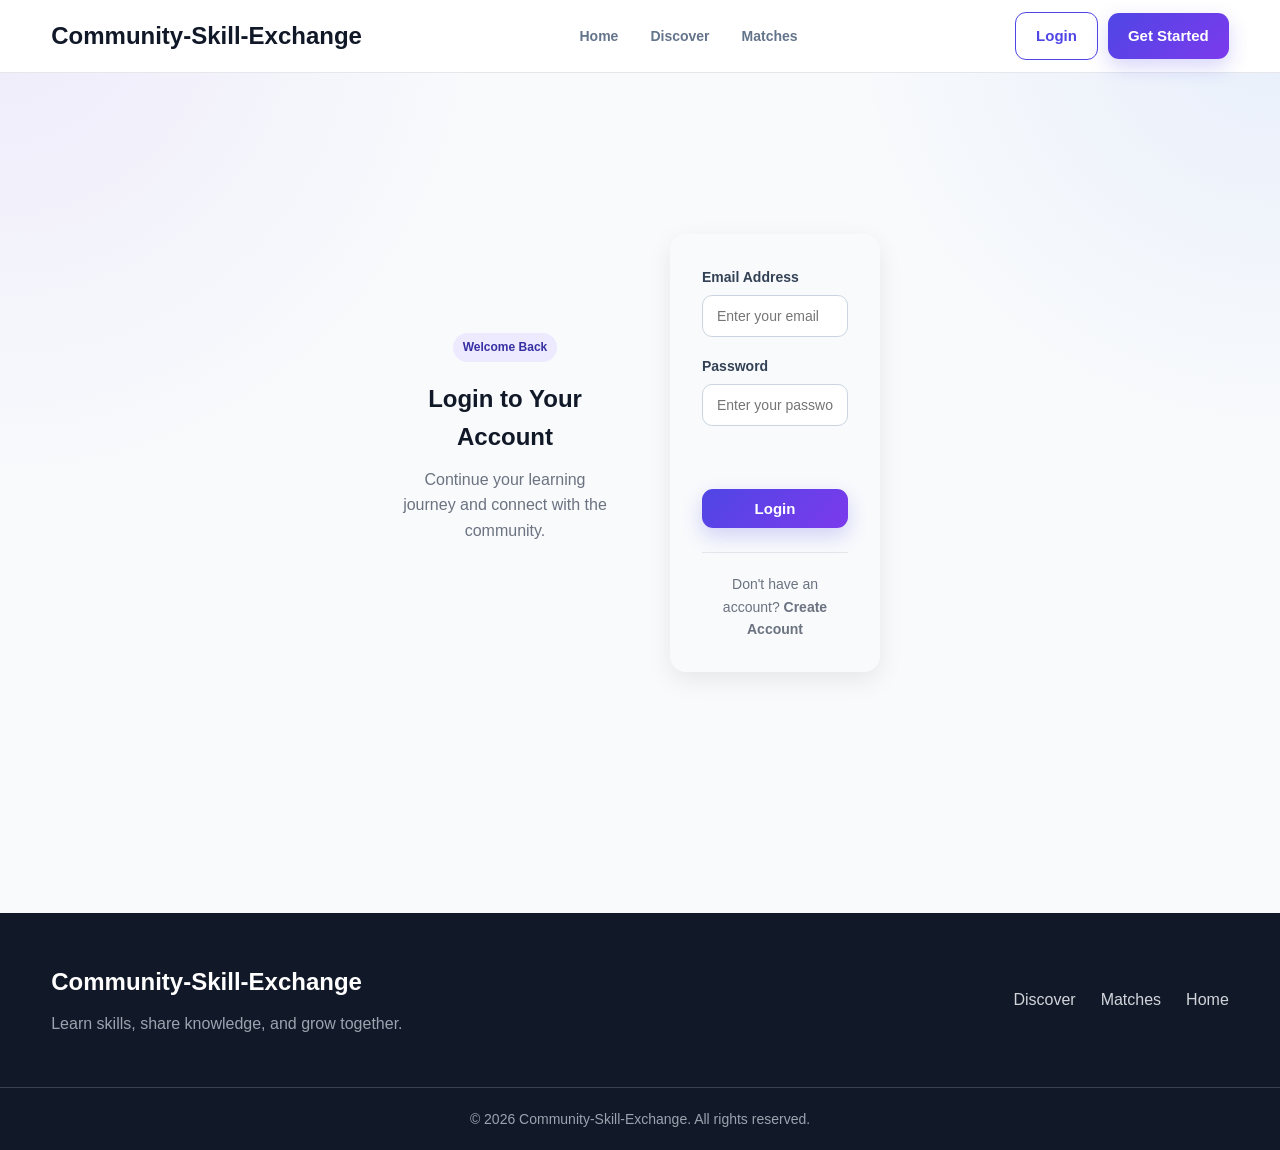
<file: profile.html>
<!DOCTYPE html>
<html lang="en">

<head>
    <meta charset="UTF-8">
    <meta name="viewport" content="width=device-width, initial-scale=1.0">

    <title>My Profile | Community-Skill-Exchange</title>

    <link rel="stylesheet" href="css/style.css">
    <link rel="stylesheet" href="css/components.css">
    <link rel="stylesheet" href="css/responsive.css">
</head>

<body>

    <div id="navbar"></div>

    <main class="profile-page">

        <!-- Profile Header -->
        <section class="profile-hero">

            <div class="container">

                <div class="profile-hero-content">

                    <div class="profile-avatar-large">
                        <span id="profileInitial">U</span>
                    </div>

                    <div class="profile-hero-info">

                        <span class="profile-badge">
                            Community Member
                        </span>

                        <h1 id="profileName">Loading...</h1>

                        <p id="profileEmail">
                            Loading...
                        </p>

                        <p class="profile-description">
                            Build your profile, share your skills,
                            and connect with people who can help you grow.
                        </p>

                    </div>

                    <div class="profile-hero-action">

                        <button
                            type="button"
                            class="btn btn-primary"
                            id="editProfileButton">

                            Edit Profile

                        </button>

                    </div>

                </div>

            </div>

        </section>


        <!-- Profile Content -->
        <section class="section profile-content">

            <div class="container">

                <div class="profile-grid">

                    <!-- Personal Information -->
                    <section class="profile-card">
                        <!-- Edit Profile Form -->
<div id="editProfileFormContainer" class="edit-profile-form-container">

    <form id="editProfileForm">

        <div class="form-grid">

            <!-- Full Name -->
            <div class="form-group">

                <label for="editName">
                    Full Name
                </label>

                <input
                    type="text"
                    id="editName"
                    name="editName"
                    placeholder="Enter your full name"
                    maxlength="50"
                    required
                >

            </div>


            <!-- Location -->
            <div class="form-group">

                <label for="editLocation">
                    Location
                </label>

                <input
                    type="text"
                    id="editLocation"
                    name="editLocation"
                    placeholder="e.g. Hyderabad, Telangana"
                    maxlength="100"
                >

            </div>


            <!-- Education -->
            <div class="form-group">

                <label for="editEducation">
                    Education
                </label>

                <input
                    type="text"
                    id="editEducation"
                    name="editEducation"
                    placeholder="e.g. B.Tech Computer Science"
                    maxlength="150"
                >

            </div>


            <!-- Bio -->
            <div class="form-group form-group-full">

                <label for="editBio">
                    About Me
                </label>

                <textarea
                    id="editBio"
                    name="editBio"
                    rows="5"
                    maxlength="300"
                    placeholder="Tell the community a little about yourself..."
                ></textarea>

                <small>
                    Maximum 300 characters
                </small>

            </div>

        </div>


        <!-- Form Actions -->
        <div class="edit-form-actions">

            <button
                type="button"
                class="btn btn-outline"
                id="cancelEditButton">

                Cancel

            </button>

            <button
                type="submit"
                class="btn btn-primary">

                Save Changes

            </button>

        </div>

    </form>

</div>

                        <div class="profile-card-header">

                            <div>
                                <span class="card-icon">👤</span>

                                <div>
                                    <h2>Personal Information</h2>

                                    <p>
                                        Your basic profile information
                                    </p>
                                </div>
                            </div>

                        </div>


                        <div class="profile-info-grid">

                            <div class="profile-info-item">

                                <span class="profile-label">
                                    Full Name
                                </span>

                                <strong id="displayName">
                                    —
                                </strong>

                            </div>


                            <div class="profile-info-item">

                                <span class="profile-label">
                                    Email Address
                                </span>

                                <strong id="displayEmail">
                                    —
                                </strong>

                            </div>


                            <div class="profile-info-item">

                                <span class="profile-label">
                                    Location
                                </span>

                                <strong id="displayLocation">
                                    Not added
                                </strong>

                            </div>


                            <div class="profile-info-item">

                                <span class="profile-label">
                                    Education
                                </span>

                                <strong id="displayEducation">
                                    Not added
                                </strong>

                            </div>

                        </div>


                        <div class="profile-bio-section">

                            <span class="profile-label">
                                About Me
                            </span>

                            <p id="displayBio">
                                No bio added yet.
                            </p>

                        </div>

                    </section>


                    <!-- Skills -->
                    <section class="profile-card">

                        <div class="profile-card-header">

                            <div>
                                <span class="card-icon">✨</span>

                                <div>
                                    <h2>Skills</h2>

                                    <p>
                                        Skills you can teach and want to learn
                                    </p>
                                </div>
                            </div>

                        </div>


                        <div class="skills-section">

                            <!-- Teaching -->
                            <div class="skill-group">

                                <div class="skill-group-title">

                                    <span class="skill-icon teach-icon">
                                        ↑
                                    </span>

                                    <div>
                                        <h3>Skills I Can Teach</h3>

                                        <p>
                                            Knowledge you can share
                                        </p>
                                    </div>

                                </div>


                                <div
                                    id="teachingSkills"
                                    class="skill-list">

                                    <span class="empty-state">
                                        No skills added yet.
                                    </span>

                                </div>

                            </div>


                            <!-- Learning -->
                            <div class="skill-group">

                                <div class="skill-group-title">

                                    <span class="skill-icon learn-icon">
                                        ↓
                                    </span>

                                    <div>
                                        <h3>Skills I Want to Learn</h3>

                                        <p>
                                            Skills you want to develop
                                        </p>
                                    </div>

                                </div>


                                <div
                                    id="learningSkills"
                                    class="skill-list">

                                    <span class="empty-state">
                                        No skills added yet.
                                    </span>

                                </div>

                            </div>

                        </div>

                    </section>


                    <!-- Community Progress Preview -->
                    <section class="profile-card profile-card-full">

                        <div class="profile-card-header">

                            <div>
                                <span class="card-icon">📈</span>

                                <div>
                                    <h2>Learning Journey</h2>

                                    <p>
                                        Your progress in the community
                                    </p>
                                </div>
                            </div>

                        </div>


                        <div class="profile-stat-grid">

                            <div class="profile-stat">

                                <span class="stat-number">
                                    0
                                </span>

                                <span class="stat-label">
                                    Skills Teaching
                                </span>

                            </div>


                            <div class="profile-stat">

                                <span class="stat-number">
                                    0
                                </span>

                                <span class="stat-label">
                                    Skills Learning
                                </span>

                            </div>


                            <div class="profile-stat">

                                <span class="stat-number">
                                    0
                                </span>

                                <span class="stat-label">
                                    Connections
                                </span>

                            </div>


                            <div class="profile-stat">

                                <span class="stat-number">
                                    0
                                </span>

                                <span class="stat-label">
                                    Goals Completed
                                </span>

                            </div>

                        </div>

                    </section>

                </div>

            </div>

        </section>

    </main>


    <div id="footer"></div>


    <!-- JavaScript -->
    <script src="js/storage.js"></script>
    <script src="js/common.js"></script>
    <script src="js/auth.js"></script>

    <script>
        protectPage();
    </script>

    <script src="js/app.js"></script>

</body>

</html>
</file>
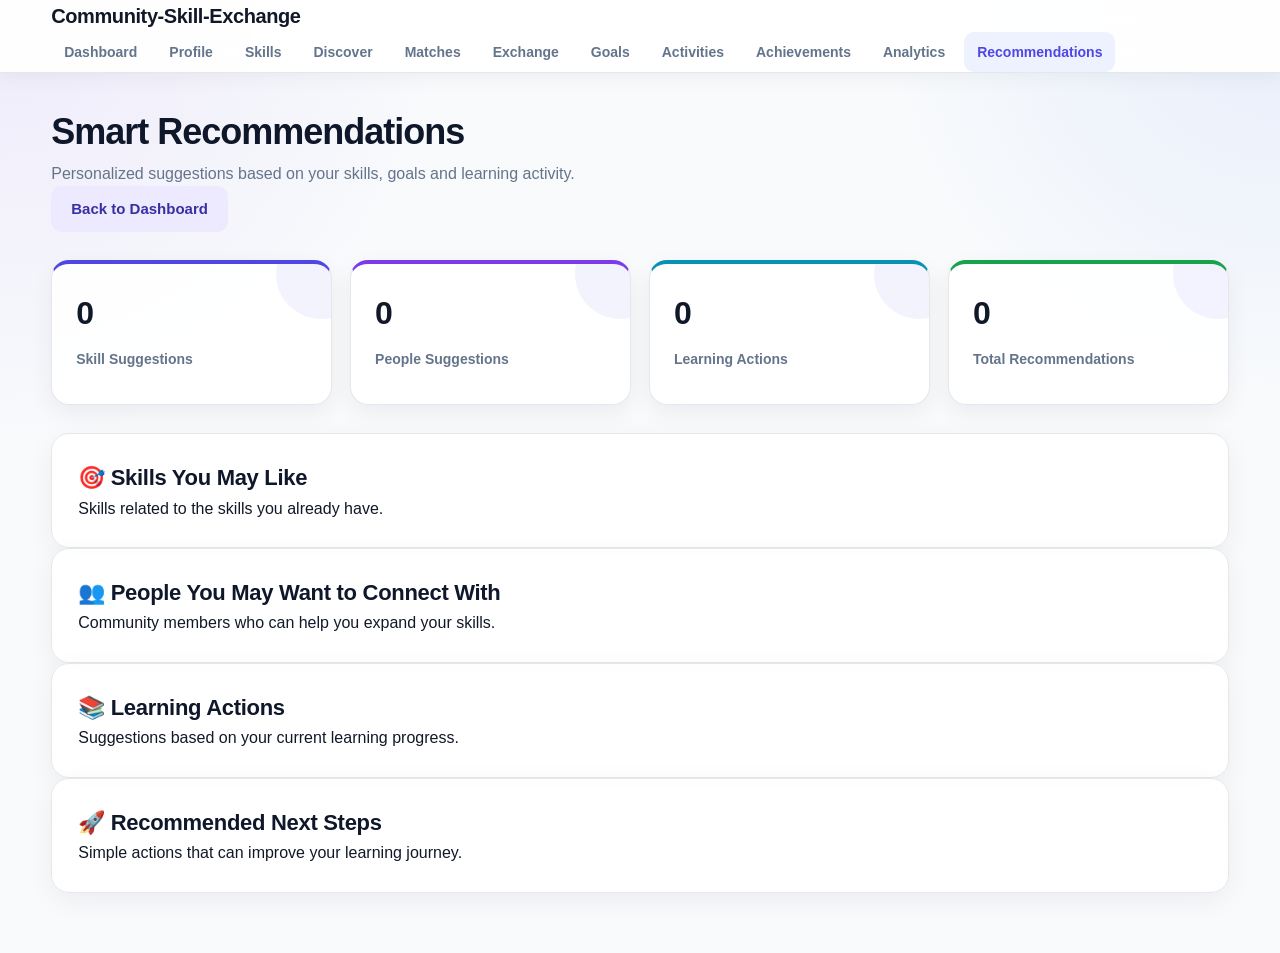
<file: recommendations.html>
<!DOCTYPE html>
<html lang="en">

<head>
    <meta charset="UTF-8">

    <meta
        name="viewport"
        content="width=device-width, initial-scale=1.0"
    >

    <title>
        Recommendations | Community-Skill-Exchange
    </title>

    <link rel="stylesheet" href="css/style.css">
    <link rel="stylesheet" href="css/components.css">
    <link rel="stylesheet" href="css/responsive.css">
</head>

<body>

<header class="topbar">

    <div class="container">

        <div class="brand">
            Community-Skill-Exchange
        </div>

        <nav class="nav-links">

            <a href="dashboard.html">
                Dashboard
            </a>

            <a href="profile.html">
                Profile
            </a>

            <a href="skills.html">
                Skills
            </a>

            <a href="discover.html">
                Discover
            </a>

            <a href="matches.html">
                Matches
            </a>

            <a href="exchange.html">
                Exchange
            </a>

            <a href="goals.html">
                Goals
            </a>

            <a href="activities.html">
                Activities
            </a>

            <a href="achievements.html">
                Achievements
            </a>

            <a href="analytics.html">
                Analytics
            </a>

            <a
                href="recommendations.html"
                class="active"
            >
                Recommendations
            </a>

        </nav>

    </div>

</header>


<main class="container">

    <section class="page-header">

        <div>

            <h1>
                Smart Recommendations
            </h1>

            <p>
                Personalized suggestions based on
                your skills, goals and learning activity.
            </p>

        </div>

        <a
            href="dashboard.html"
            class="btn btn-secondary"
        >
            Back to Dashboard
        </a>

    </section>


    <!-- Recommendation Summary -->

    <section class="stats-grid">

        <div class="stat-card">

            <h3 id="recommendationSkillCount">
                0
            </h3>

            <p>
                Skill Suggestions
            </p>

        </div>


        <div class="stat-card">

            <h3 id="recommendationPeopleCount">
                0
            </h3>

            <p>
                People Suggestions
            </p>

        </div>


        <div class="stat-card">

            <h3 id="recommendationGoalCount">
                0
            </h3>

            <p>
                Learning Actions
            </p>

        </div>


        <div class="stat-card">

            <h3 id="recommendationTotalCount">
                0
            </h3>

            <p>
                Total Recommendations
            </p>

        </div>

    </section>


    <!-- Skill Recommendations -->

    <section class="card">

        <div class="section-header">

            <div>

                <h2>
                    🎯 Skills You May Like
                </h2>

                <p>
                    Skills related to the skills
                    you already have.
                </p>

            </div>

        </div>


        <div
            id="skillRecommendations"
            class="cards-grid"
        ></div>

    </section>


    <!-- People Recommendations -->

    <section class="card">

        <div class="section-header">

            <div>

                <h2>
                    👥 People You May Want to Connect With
                </h2>

                <p>
                    Community members who can help
                    you expand your skills.
                </p>

            </div>

        </div>


        <div
            id="peopleRecommendations"
            class="cards-grid"
        ></div>

    </section>


    <!-- Learning Recommendations -->

    <section class="card">

        <div class="section-header">

            <div>

                <h2>
                    📚 Learning Actions
                </h2>

                <p>
                    Suggestions based on your
                    current learning progress.
                </p>

            </div>

        </div>


        <div
            id="learningRecommendations"
            class="cards-grid"
        ></div>

    </section>


    <!-- Next Actions -->

    <section class="card">

        <div class="section-header">

            <div>

                <h2>
                    🚀 Recommended Next Steps
                </h2>

                <p>
                    Simple actions that can improve
                    your learning journey.
                </p>

            </div>

        </div>


        <div
            id="nextActions"
            class="cards-grid"
        ></div>

    </section>

</main>


<script src="js/storage.js"></script>
<script src="js/common.js"></script>
<script src="js/app.js"></script>

</body>

</html>
</file>
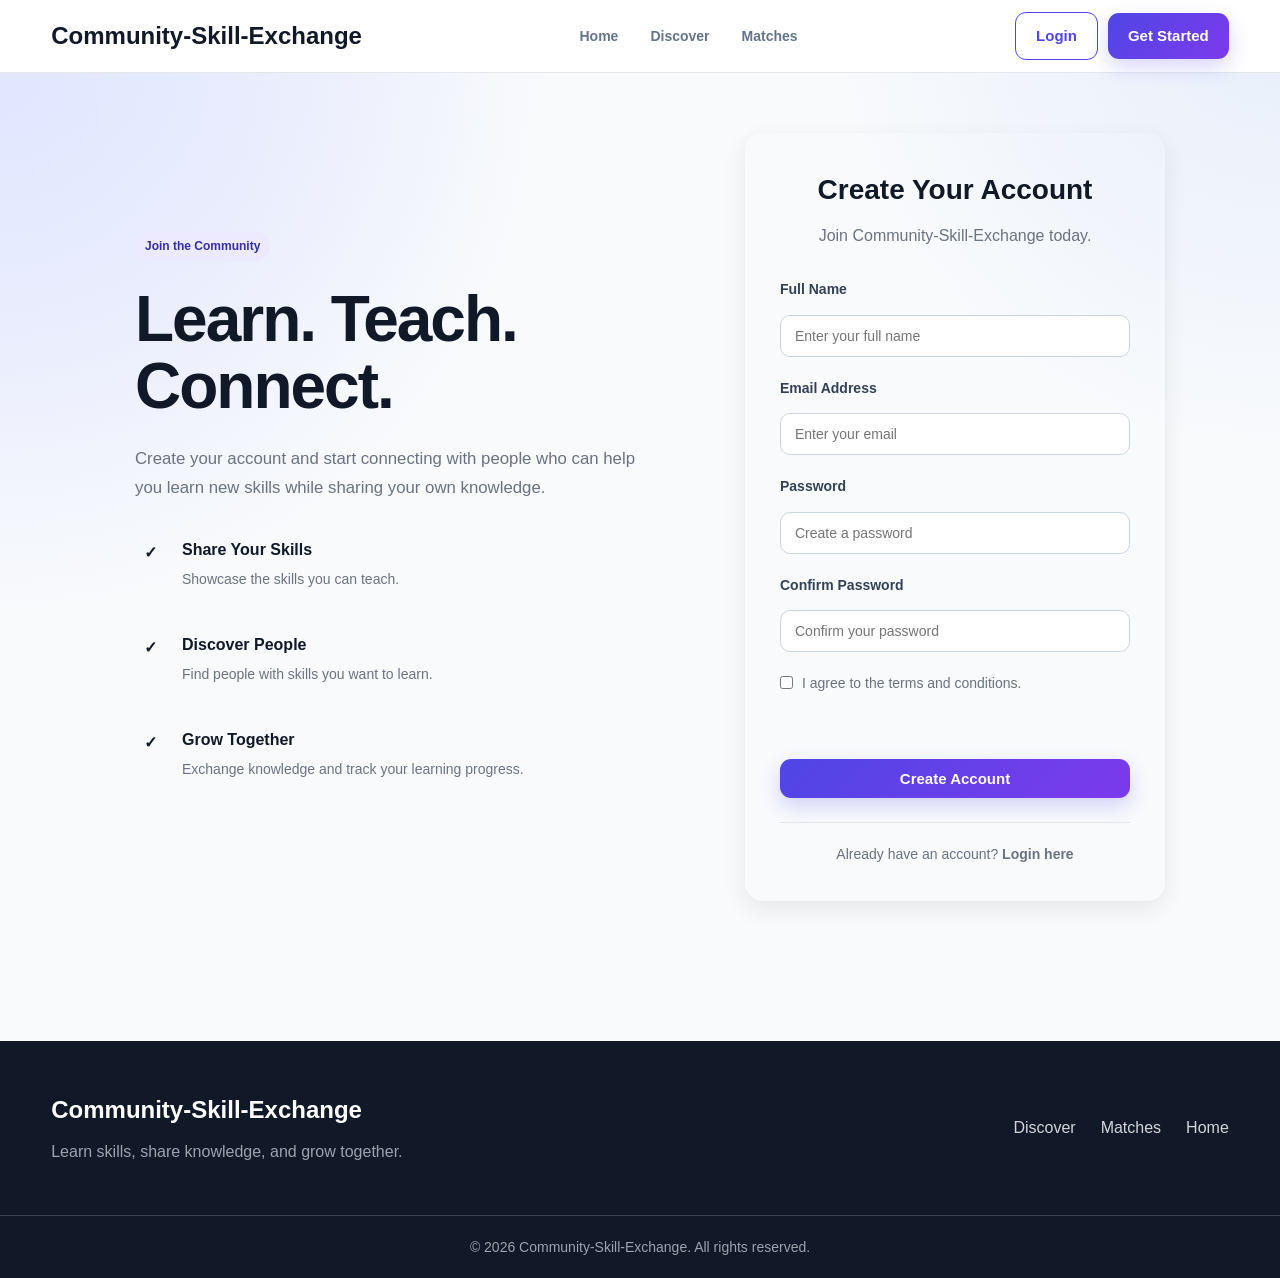
<file: register.html>
<!DOCTYPE html>
<html lang="en">

<head>
    <meta charset="UTF-8">
    <meta name="viewport" content="width=device-width, initial-scale=1.0">

    <title>Create Account | Community-Skill-Exchange</title>

    <link rel="stylesheet" href="css/style.css">
    <link rel="stylesheet" href="css/components.css">
    <link rel="stylesheet" href="css/responsive.css">
</head>

<body>

    <!-- Navigation -->
    <div id="navbar"></div>

    <!-- Registration Section -->
    <main class="auth-page">

        <div class="container">

            <div class="auth-container">

                <!-- Left Information Section -->
                <section class="auth-info">

                    <span class="badge badge-primary">
                        Join the Community
                    </span>

                    <h1>
                        Learn.
                        <span>Teach.</span>
                        Connect.
                    </h1>

                    <p>
                        Create your account and start connecting
                        with people who can help you learn new
                        skills while sharing your own knowledge.
                    </p>

                    <div class="auth-benefits">

                        <div class="benefit-item">
                            <span class="benefit-icon">✓</span>
                            <div>
                                <h3>Share Your Skills</h3>
                                <p>
                                    Showcase the skills you can teach.
                                </p>
                            </div>
                        </div>

                        <div class="benefit-item">
                            <span class="benefit-icon">✓</span>
                            <div>
                                <h3>Discover People</h3>
                                <p>
                                    Find people with skills you want
                                    to learn.
                                </p>
                            </div>
                        </div>

                        <div class="benefit-item">
                            <span class="benefit-icon">✓</span>
                            <div>
                                <h3>Grow Together</h3>
                                <p>
                                    Exchange knowledge and track
                                    your learning progress.
                                </p>
                            </div>
                        </div>

                    </div>

                </section>


                <!-- Registration Form -->
                <section class="auth-card">

                    <div class="auth-header">

                        <h2>Create Your Account</h2>

                        <p>
                            Join Community-Skill-Exchange today.
                        </p>

                    </div>


                    <form id="registerForm">

                        <!-- Name -->
                        <div class="form-group">

                            <label
                                for="registerName"
                                class="form-label">
                                Full Name
                            </label>

                            <input
                                type="text"
                                id="registerName"
                                class="form-input"
                                placeholder="Enter your full name"
                                autocomplete="name"
                                required>

                        </div>


                        <!-- Email -->
                        <div class="form-group">

                            <label
                                for="registerEmail"
                                class="form-label">
                                Email Address
                            </label>

                            <input
                                type="email"
                                id="registerEmail"
                                class="form-input"
                                placeholder="Enter your email"
                                autocomplete="email"
                                required>

                        </div>


                        <!-- Password -->
                        <div class="form-group">

                            <label
                                for="registerPassword"
                                class="form-label">
                                Password
                            </label>

                            <input
                                type="password"
                                id="registerPassword"
                                class="form-input"
                                placeholder="Create a password"
                                autocomplete="new-password"
                                required>

                        </div>


                        <!-- Confirm Password -->
                        <div class="form-group">

                            <label
                                for="confirmPassword"
                                class="form-label">
                                Confirm Password
                            </label>

                            <input
                                type="password"
                                id="confirmPassword"
                                class="form-input"
                                placeholder="Confirm your password"
                                autocomplete="new-password"
                                required>

                        </div>


                        <!-- Terms -->
                        <div class="form-checkbox">

                            <input
                                type="checkbox"
                                id="terms"
                                required>

                            <label for="terms">
                                I agree to the terms and conditions.
                            </label>

                        </div>


                        <!-- Message -->
                        <div
                            id="registerMessage"
                            class="auth-message"
                            aria-live="polite">
                        </div>


                        <!-- Submit -->
                        <button
                            type="submit"
                            class="btn btn-primary auth-submit">
                            Create Account
                        </button>

                    </form>


                    <!-- Login Link -->
                    <div class="auth-footer">

                        <p>
                            Already have an account?
                            <a href="login.html">
                                Login here
                            </a>
                        </p>

                    </div>

                </section>

            </div>

        </div>

    </main>


    <!-- Footer -->
    <div id="footer"></div>


    <!-- JavaScript -->
    <script src="js/storage.js"></script>
<script src="js/common.js"></script>
<script src="js/auth.js"></script>
<script src="js/app.js"></script>

</body>

</html>
</file>
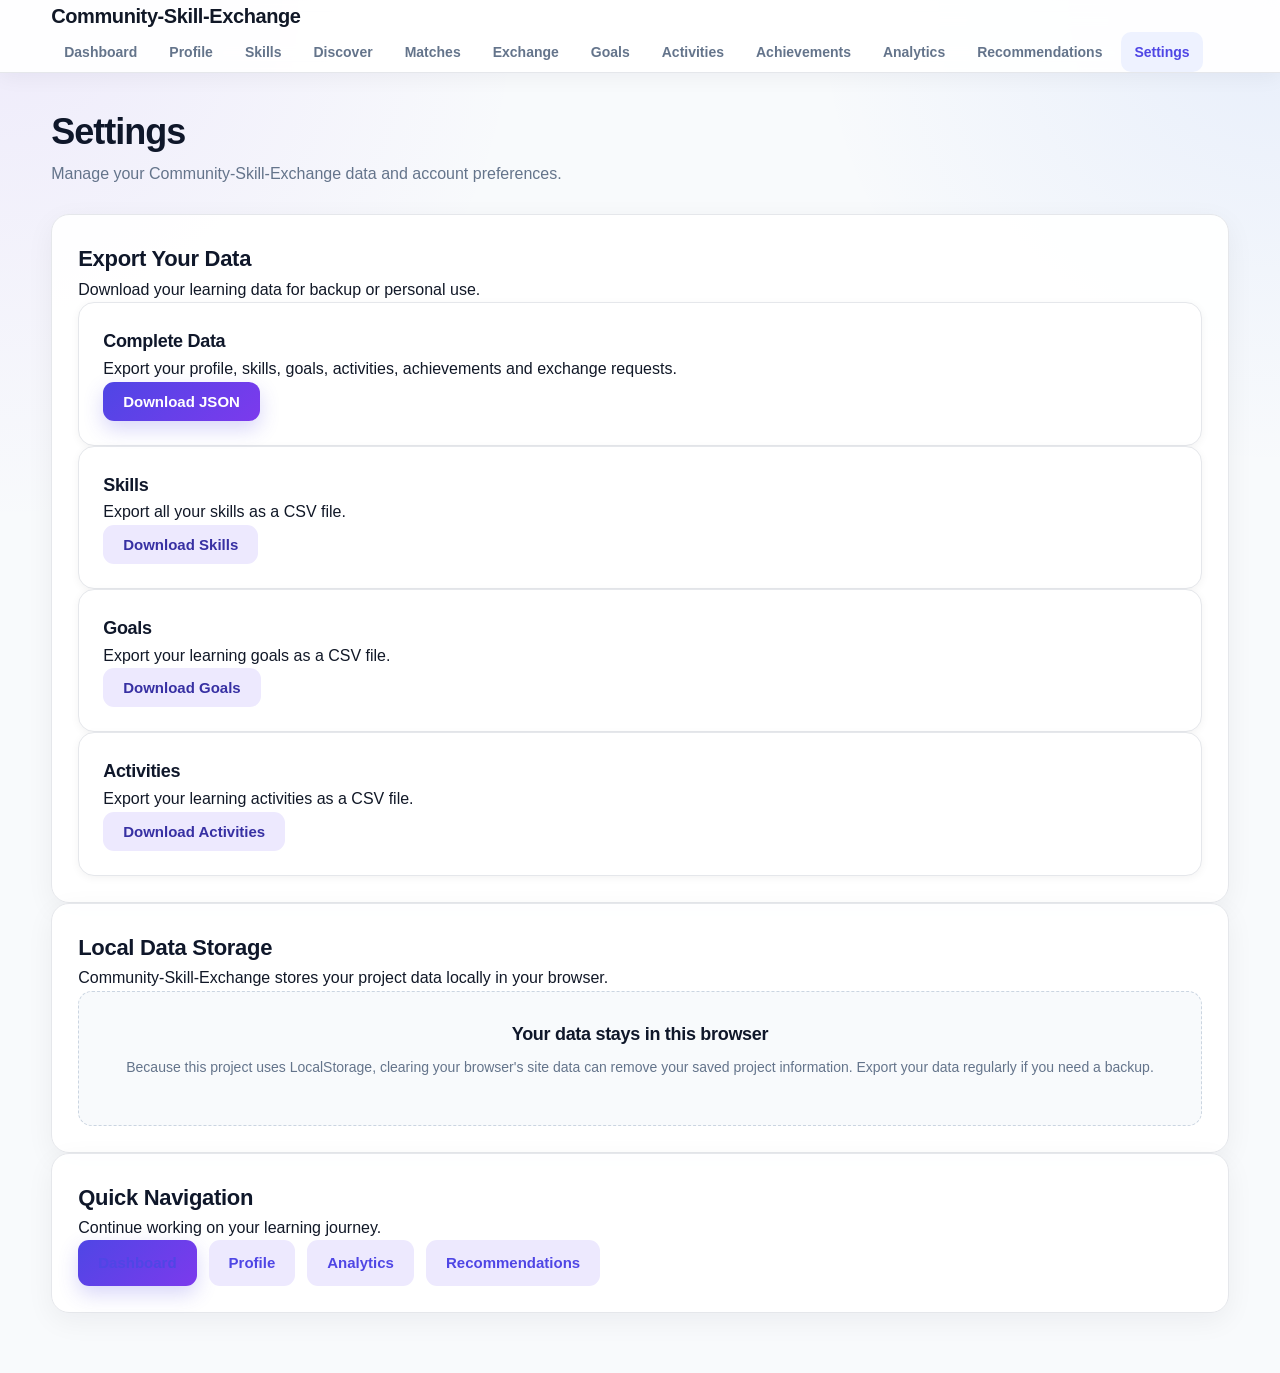
<file: settings.html>
<!DOCTYPE html>
<html lang="en">

<head>

    <meta charset="UTF-8">

    <meta
        name="viewport"
        content="width=device-width, initial-scale=1.0"
    >

    <title>
        Settings | Community-Skill-Exchange
    </title>

    <link rel="stylesheet" href="css/style.css">
    <link rel="stylesheet" href="css/components.css">
    <link rel="stylesheet" href="css/responsive.css">

</head>

<body>

<header class="topbar">

    <div class="container">

        <div class="brand">
            Community-Skill-Exchange
        </div>

        <nav class="nav-links">

            <a href="dashboard.html">
                Dashboard
            </a>

            <a href="profile.html">
                Profile
            </a>

            <a href="skills.html">
                Skills
            </a>

            <a href="discover.html">
                Discover
            </a>

            <a href="matches.html">
                Matches
            </a>

            <a href="exchange.html">
                Exchange
            </a>

            <a href="goals.html">
                Goals
            </a>

            <a href="activities.html">
                Activities
            </a>

            <a href="achievements.html">
                Achievements
            </a>

            <a href="analytics.html">
                Analytics
            </a>

            <a href="recommendations.html">
                Recommendations
            </a>

            <a
                href="settings.html"
                class="active"
            >
                Settings
            </a>

        </nav>

    </div>

</header>


<main class="container">

    <section class="page-header">

        <div>

            <h1>
                Settings
            </h1>

            <p>
                Manage your Community-Skill-Exchange
                data and account preferences.
            </p>

        </div>

    </section>


    <!-- EXPORT -->

    <section class="card">

        <div class="section-header">

            <div>

                <h2>
                    Export Your Data
                </h2>

                <p>
                    Download your learning data
                    for backup or personal use.
                </p>

            </div>

        </div>


        <div class="cards-grid">

            <article class="card">

                <h3>
                    Complete Data
                </h3>

                <p>
                    Export your profile, skills,
                    goals, activities, achievements
                    and exchange requests.
                </p>

                <button
                    id="exportJSONButton"
                    class="btn btn-primary"
                >
                    Download JSON
                </button>

            </article>


            <article class="card">

                <h3>
                    Skills
                </h3>

                <p>
                    Export all your skills as
                    a CSV file.
                </p>

                <button
                    id="exportSkillsButton"
                    class="btn btn-secondary"
                >
                    Download Skills
                </button>

            </article>


            <article class="card">

                <h3>
                    Goals
                </h3>

                <p>
                    Export your learning goals
                    as a CSV file.
                </p>

                <button
                    id="exportGoalsButton"
                    class="btn btn-secondary"
                >
                    Download Goals
                </button>

            </article>


            <article class="card">

                <h3>
                    Activities
                </h3>

                <p>
                    Export your learning activities
                    as a CSV file.
                </p>

                <button
                    id="exportActivitiesButton"
                    class="btn btn-secondary"
                >
                    Download Activities
                </button>

            </article>

        </div>

    </section>


    <!-- DATA STORAGE -->

    <section class="card">

        <div class="section-header">

            <div>

                <h2>
                    Local Data Storage
                </h2>

                <p>
                    Community-Skill-Exchange stores
                    your project data locally in
                    your browser.
                </p>

            </div>

        </div>

        <div class="empty-state">

            <h3>
                Your data stays in this browser
            </h3>

            <p>
                Because this project uses LocalStorage,
                clearing your browser's site data can
                remove your saved project information.
                Export your data regularly if you need
                a backup.
            </p>

        </div>

    </section>


    <!-- NAVIGATION -->

    <section class="card">

        <div class="section-header">

            <div>

                <h2>
                    Quick Navigation
                </h2>

                <p>
                    Continue working on your
                    learning journey.
                </p>

            </div>

        </div>


        <div
            style="
                display: flex;
                flex-wrap: wrap;
                gap: 12px;
            "
        >

            <a
                href="dashboard.html"
                class="btn btn-primary"
            >
                Dashboard
            </a>

            <a
                href="profile.html"
                class="btn btn-secondary"
            >
                Profile
            </a>

            <a
                href="analytics.html"
                class="btn btn-secondary"
            >
                Analytics
            </a>

            <a
                href="recommendations.html"
                class="btn btn-secondary"
            >
                Recommendations
            </a>

        </div>

    </section>

</main>


<script src="js/storage.js"></script>
<script src="js/common.js"></script>
<script src="js/app.js"></script>

</body>

</html>
</file>
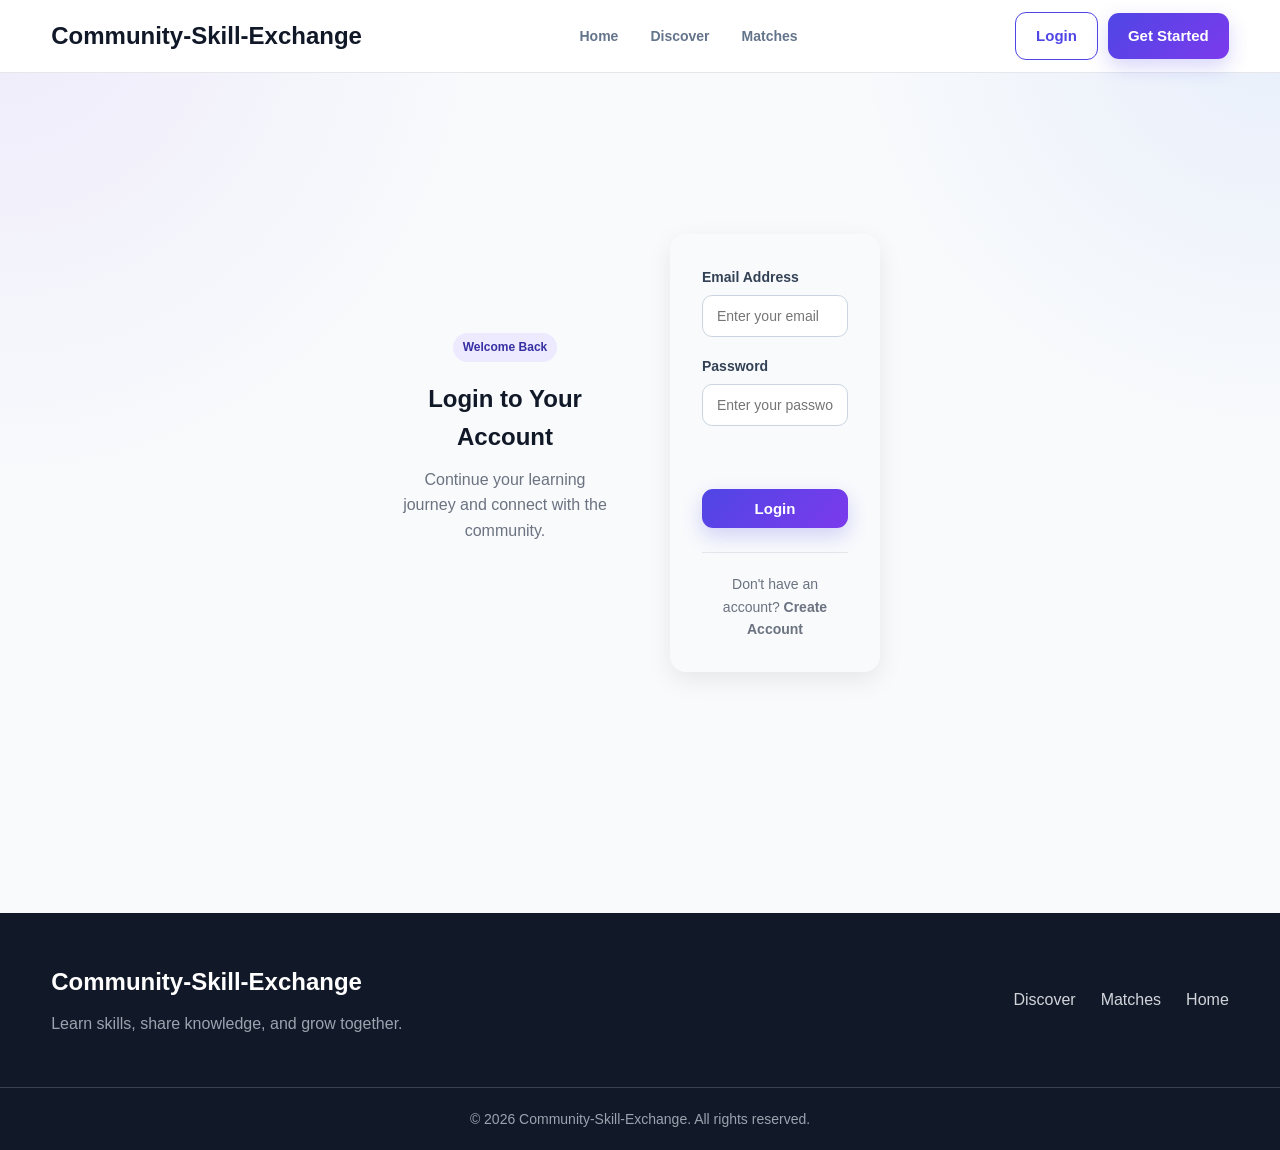
<file: skills.html>
<!DOCTYPE html>
<html lang="en">

<head>

    <meta charset="UTF-8">

    <meta
        name="viewport"
        content="width=device-width, initial-scale=1.0"
    >

    <title>
        My Skills | Community-Skill-Exchange
    </title>

    <link
        rel="stylesheet"
        href="css/style.css"
    >

    <link
        rel="stylesheet"
        href="css/components.css"
    >

    <link
        rel="stylesheet"
        href="css/responsive.css"
    >

</head>


<body>


    <!-- =================================================
         NAVBAR
    ================================================== -->

    <div id="navbar"></div>


    <!-- =================================================
         MAIN
    ================================================== -->

    <main class="skills-page">


        <!-- =================================================
             HERO
        ================================================== -->

        <section class="skills-hero">

            <div class="container">

                <div class="skills-hero-content">

                    <span class="badge badge-primary">
                        Skills Management
                    </span>


                    <h1>

                        Build Your

                        <span>
                            Skill Profile
                        </span>

                    </h1>


                    <p>

                        Add the skills you can teach and
                        the skills you want to learn.
                        Connect with people who can help
                        you grow.

                    </p>

                </div>

            </div>

        </section>



        <!-- =================================================
             SKILLS SECTION
        ================================================== -->

        <section class="section">

            <div class="container">

                <div class="skills-layout">


                    <!-- =================================================
                         ADD SKILL
                    ================================================== -->

                    <section class="skills-card">


                        <div class="skills-card-header">

                            <div>

                                <span class="card-icon">
                                    ✨
                                </span>


                                <div>

                                    <h2>
                                        Add a Skill
                                    </h2>


                                    <p>
                                        Tell the community what
                                        you know or want to learn.
                                    </p>

                                </div>

                            </div>

                        </div>



                        <!-- =================================================
                             SKILL FORM
                        ================================================== -->

                        <form
                            id="skillForm"
                            novalidate
                        >


                            <!-- Skill Name -->

                            <div class="form-group">

                                <label for="skillName">
                                    Skill Name
                                </label>


                                <input
                                    type="text"
                                    id="skillName"
                                    name="skillName"
                                    placeholder="e.g. Java, Python, React"
                                    maxlength="50"
                                    autocomplete="off"
                                    required
                                >

                            </div>



                            <!-- Skill Type -->

                            <div class="form-group">

                                <label>
                                    Skill Type
                                </label>


                                <div class="skill-type-options">


                                    <!-- Teaching -->

                                    <label
                                        class="skill-type-option"
                                    >

                                        <input
                                            type="radio"
                                            name="skillType"
                                            value="teaching"
                                            checked
                                        >


                                        <span
                                            class="skill-type-content"
                                        >

                                            <strong>
                                                ↑ I Can Teach
                                            </strong>


                                            <small>
                                                A skill I can
                                                share with others
                                            </small>

                                        </span>

                                    </label>



                                    <!-- Learning -->

                                    <label
                                        class="skill-type-option"
                                    >

                                        <input
                                            type="radio"
                                            name="skillType"
                                            value="learning"
                                        >


                                        <span
                                            class="skill-type-content"
                                        >

                                            <strong>
                                                ↓ I Want to Learn
                                            </strong>


                                            <small>
                                                A skill I want
                                                to develop
                                            </small>

                                        </span>

                                    </label>

                                </div>

                            </div>



                            <!-- Category -->

                            <div class="form-group">

                                <label
                                    for="skillCategory"
                                >
                                    Category
                                </label>


                                <select
                                    id="skillCategory"
                                    name="skillCategory"
                                    required
                                >

                                    <option value="">
                                        Select a category
                                    </option>


                                    <option value="Programming">
                                        Programming
                                    </option>


                                    <option value="Web Development">
                                        Web Development
                                    </option>


                                    <option value="Data Science">
                                        Data Science
                                    </option>


                                    <option value="AI & Machine Learning">
                                        AI & Machine Learning
                                    </option>


                                    <option value="Cybersecurity">
                                        Cybersecurity
                                    </option>


                                    <option value="Database">
                                        Database
                                    </option>


                                    <option value="Cloud Computing">
                                        Cloud Computing
                                    </option>


                                    <option value="Design">
                                        Design
                                    </option>


                                    <option value="Communication">
                                        Communication
                                    </option>


                                    <option value="Business">
                                        Business
                                    </option>


                                    <option value="Languages">
                                        Languages
                                    </option>


                                    <option value="Other">
                                        Other
                                    </option>

                                </select>

                            </div>



                            <!-- Skill Level -->

                            <div class="form-group">

                                <label
                                    for="skillLevel"
                                >
                                    Skill Level
                                </label>


                                <select
                                    id="skillLevel"
                                    name="skillLevel"
                                    required
                                >

                                    <option value="">
                                        Select your level
                                    </option>


                                    <option value="Beginner">
                                        Beginner
                                    </option>


                                    <option value="Intermediate">
                                        Intermediate
                                    </option>


                                    <option value="Advanced">
                                        Advanced
                                    </option>


                                    <option value="Expert">
                                        Expert
                                    </option>

                                </select>

                            </div>



                            <!-- Submit -->

                            <button
                                type="submit"
                                class="btn btn-primary skill-submit-button"
                            >

                                + Add Skill

                            </button>


                        </form>

                    </section>



                    <!-- =================================================
                         MY SKILLS
                    ================================================== -->

                    <section class="skills-card">


                        <div class="skills-card-header">

                            <div>

                                <span class="card-icon">
                                    🎯
                                </span>


                                <div>

                                    <h2>
                                        My Skills
                                    </h2>


                                    <p>
                                        Skills connected to your profile.
                                    </p>

                                </div>

                            </div>

                        </div>



                        <!-- =================================================
                             TEACHING SKILLS
                        ================================================== -->

                        <div class="managed-skill-group">


                            <div class="managed-skill-title">

                                <span
                                    class="skill-icon teach-icon"
                                >
                                    ↑
                                </span>


                                <div>

                                    <h3>
                                        Skills I Can Teach
                                    </h3>


                                    <p>
                                        Knowledge you can share
                                    </p>

                                </div>

                            </div>


                            <div
                                id="teachingSkillList"
                                class="managed-skill-list"
                            >

                            </div>

                        </div>



                        <!-- =================================================
                             LEARNING SKILLS
                        ================================================== -->

                        <div class="managed-skill-group">


                            <div class="managed-skill-title">

                                <span
                                    class="skill-icon learn-icon"
                                >
                                    ↓
                                </span>


                                <div>

                                    <h3>
                                        Skills I Want to Learn
                                    </h3>


                                    <p>
                                        Skills you want to develop
                                    </p>

                                </div>

                            </div>


                            <div
                                id="learningSkillList"
                                class="managed-skill-list"
                            >

                            </div>

                        </div>


                    </section>

                </div>

            </div>

        </section>

    </main>



    <!-- =================================================
         FOOTER
    ================================================== -->

    <div id="footer"></div>



    <!-- =================================================
         JAVASCRIPT
    ================================================== -->

    <script src="js/storage.js"></script>

    <script src="js/common.js"></script>

    <script src="js/auth.js"></script>


    <script>
        protectPage();
    </script>


    <script src="js/app.js"></script>


</body>

</html>
</file>
<file: css/style.css>
/* =====================================================
   SKILLCONNECT - GLOBAL STYLES
   Community Skill Exchange & Learning Network
   ===================================================== */

* {
    margin: 0;
    padding: 0;
    box-sizing: border-box;
}

:root {
    --primary: #4f46e5;
    --primary-dark: #3730a3;
    --secondary: #7c3aed;

    --background: #f8fafc;
    --surface: #ffffff;

    --text-primary: #111827;
    --text-secondary: #6b7280;

    --border: #e5e7eb;

    --success: #16a34a;
    --warning: #f59e0b;
    --danger: #dc2626;

    --radius-sm: 6px;
    --radius-md: 10px;
    --radius-lg: 16px;

    --shadow-sm: 0 2px 8px rgba(0, 0, 0, 0.05);
    --shadow-md: 0 8px 24px rgba(0, 0, 0, 0.08);

    --container: 1200px;
}

html {
    scroll-behavior: smooth;
}

body {
    font-family: Arial, Helvetica, sans-serif;
    background: var(--background);
    color: var(--text-primary);
    line-height: 1.6;
}

/* Container */

.container {
    width: min(92%, var(--container));
    margin: 0 auto;
}

/* Links */

a {
    color: inherit;
    text-decoration: none;
}

/* Buttons */

.btn {
    display: inline-flex;
    align-items: center;
    justify-content: center;
    gap: 8px;

    padding: 11px 20px;

    border: none;
    border-radius: var(--radius-md);

    font-size: 15px;
    font-weight: 600;

    cursor: pointer;

    transition: 0.2s ease;
}

.btn-primary {
    background: var(--primary);
    color: white;
}

.btn-primary:hover {
    background: var(--primary-dark);
    transform: translateY(-1px);
}

.btn-secondary {
    background: #ede9fe;
    color: var(--primary-dark);
}

.btn-outline {
    background: transparent;
    color: var(--primary);
    border: 1px solid var(--primary);
}

/* Cards */

.card {
    background: var(--surface);
    border: 1px solid var(--border);
    border-radius: var(--radius-lg);
    padding: 24px;
    box-shadow: var(--shadow-sm);
}

/* Forms */

.form-group {
    margin-bottom: 18px;
}

.form-label {
    display: block;
    margin-bottom: 7px;
    font-weight: 600;
}

.form-input,
.form-select,
.form-textarea {
    width: 100%;
    padding: 12px 14px;

    border: 1px solid var(--border);
    border-radius: var(--radius-md);

    background: white;
    color: var(--text-primary);

    font-size: 15px;
    outline: none;

    transition: 0.2s ease;
}

.form-input:focus,
.form-select:focus,
.form-textarea:focus {
    border-color: var(--primary);
    box-shadow: 0 0 0 3px rgba(79, 70, 229, 0.1);
}

.form-textarea {
    min-height: 120px;
    resize: vertical;
}

/* Page header */

.page-header {
    margin-bottom: 30px;
}

.page-header h1 {
    font-size: 30px;
    margin-bottom: 6px;
}

.page-header p {
    color: var(--text-secondary);
}

/* Badge */

.badge {
    display: inline-flex;
    padding: 5px 10px;
    border-radius: 999px;
    font-size: 12px;
    font-weight: 600;
}

.badge-primary {
    background: #ede9fe;
    color: var(--primary-dark);
}

.badge-success {
    background: #dcfce7;
    color: #166534;
}

/* Utilities */

.text-center {
    text-align: center;
}

.text-muted {
    color: var(--text-secondary);
}

.hidden {
    display: none !important;
}
/* =====================================================
   HERO
   ===================================================== */

.hero {
    min-height: calc(100vh - 72px);

    display: flex;
    align-items: center;

    background:
        radial-gradient(
            circle at top right,
            #e0e7ff,
            transparent 40%
        );
}

.hero-content {
    max-width: 760px;
    text-align: center;
    margin: 0 auto;
}

.hero h1 {
    margin-top: 20px;
    font-size: clamp(42px, 6vw, 72px);
    line-height: 1.05;
    letter-spacing: -2px;
}

.hero h1 span {
    color: var(--primary);
}

.hero p {
    max-width: 650px;
    margin: 25px auto;
    color: var(--text-secondary);
    font-size: 18px;
}

.hero-actions {
    display: flex;
    justify-content: center;
    gap: 12px;
    margin-top: 30px;
}

@media (max-width: 600px) {

    .hero {
        min-height: calc(100vh - 64px);
    }

    .hero h1 {
        font-size: 42px;
    }

    .hero p {
        font-size: 16px;
    }

    .hero-actions {
        flex-direction: column;
    }

    .hero-actions .btn {
        width: 100%;
    }
}
/* =====================================================
   PROFESSIONAL PROFILE PAGE
   ===================================================== */

.profile-page {
    background: #f8fafc;
    min-height: 100vh;
}


/* =====================================================
   PROFILE HERO
   ===================================================== */

.profile-hero {
    background:
        linear-gradient(
            135deg,
            #eef2ff 0%,
            #f8fafc 55%,
            #ffffff 100%
        );

    border-bottom: 1px solid #e2e8f0;
    padding: 52px 0;
}


.profile-hero-content {
    display: grid;
    grid-template-columns: auto 1fr auto;
    align-items: center;
    gap: 28px;
}


.profile-avatar-large {
    width: 112px;
    height: 112px;

    display: flex;
    align-items: center;
    justify-content: center;

    border-radius: 50%;

    background:
        linear-gradient(
            135deg,
            #4f46e5,
            #7c3aed
        );

    color: #ffffff;

    font-size: 42px;
    font-weight: 800;

    box-shadow:
        0 12px 30px rgba(79, 70, 229, 0.25);

    border: 5px solid #ffffff;
}


.profile-hero-info {
    min-width: 0;
}


.profile-badge {
    display: inline-flex;

    padding: 6px 12px;

    border-radius: 999px;

    background: #ede9fe;
    color: #5b21b6;

    font-size: 13px;
    font-weight: 700;

    margin-bottom: 10px;
}


.profile-hero-info h1 {
    margin: 0 0 6px;

    font-size: 32px;
    font-weight: 800;

    color: #0f172a;
}


.profile-hero-info > p {
    margin: 0;

    color: #64748b;
}


.profile-description {
    margin-top: 12px !important;

    max-width: 650px;

    line-height: 1.7;
}


.profile-hero-action {
    display: flex;
    justify-content: flex-end;
}


/* =====================================================
   PROFILE CONTENT
   ===================================================== */

.profile-content {
    padding-top: 42px;
    padding-bottom: 70px;
}


.profile-grid {
    display: grid;

    grid-template-columns:
        minmax(0, 1fr)
        minmax(0, 1fr);

    gap: 24px;
}


.profile-card {
    background: #ffffff;

    border: 1px solid #e2e8f0;

    border-radius: 18px;

    padding: 28px;

    box-shadow:
        0 8px 25px rgba(15, 23, 42, 0.05);

    transition:
        transform 0.2s ease,
        box-shadow 0.2s ease;
}


.profile-card:hover {
    transform: translateY(-2px);

    box-shadow:
        0 14px 35px rgba(15, 23, 42, 0.08);
}


.profile-card-full {
    grid-column: 1 / -1;
}


/* =====================================================
   CARD HEADER
   ===================================================== */

.profile-card-header {
    display: flex;
    align-items: flex-start;

    margin-bottom: 28px;
}


.profile-card-header > div {
    display: flex;
    align-items: flex-start;

    gap: 14px;
}


.card-icon {
    width: 42px;
    height: 42px;

    display: flex;
    align-items: center;
    justify-content: center;

    border-radius: 12px;

    background: #eef2ff;

    font-size: 20px;
}


.profile-card h2 {
    margin: 0;

    font-size: 21px;
    font-weight: 750;

    color: #0f172a;
}


.profile-card-header p {
    margin: 5px 0 0;

    color: #64748b;

    font-size: 14px;
}


/* =====================================================
   PERSONAL INFORMATION
   ===================================================== */

.profile-info-grid {
    display: grid;

    grid-template-columns:
        1fr 1fr;

    gap: 18px;
}


.profile-info-item {
    padding: 17px;

    background: #f8fafc;

    border: 1px solid #e2e8f0;

    border-radius: 12px;
}


.profile-label {
    display: block;

    margin-bottom: 7px;

    color: #64748b;

    font-size: 13px;
    font-weight: 600;

    text-transform: uppercase;

    letter-spacing: 0.04em;
}


.profile-info-item strong {
    display: block;

    color: #0f172a;

    font-size: 15px;

    word-break: break-word;
}


.profile-bio-section {
    margin-top: 18px;

    padding-top: 20px;

    border-top: 1px solid #e2e8f0;
}


.profile-bio-section p {
    margin: 0;

    color: #475569;

    line-height: 1.7;
}


/* =====================================================
   SKILLS
   ===================================================== */

.skills-section {
    display: flex;

    flex-direction: column;

    gap: 26px;
}


.skill-group {
    padding: 20px;

    background: #f8fafc;

    border: 1px solid #e2e8f0;

    border-radius: 14px;
}


.skill-group-title {
    display: flex;

    align-items: center;

    gap: 13px;

    margin-bottom: 15px;
}


.skill-group-title h3 {
    margin: 0;

    color: #0f172a;

    font-size: 16px;
}


.skill-group-title p {
    margin: 4px 0 0;

    color: #64748b;

    font-size: 13px;
}


.skill-icon {
    width: 38px;
    height: 38px;

    display: flex;

    align-items: center;
    justify-content: center;

    border-radius: 10px;

    font-size: 20px;
    font-weight: 800;
}


.teach-icon {
    background: #dcfce7;
    color: #15803d;
}


.learn-icon {
    background: #dbeafe;
    color: #2563eb;
}


.skill-list {
    display: flex;

    flex-wrap: wrap;

    gap: 8px;
}


.skill-list .skill {
    padding: 7px 12px;

    border-radius: 999px;

    background: #eef2ff;

    color: #4338ca;

    font-size: 13px;

    font-weight: 600;
}


.empty-state {
    color: #94a3b8;

    font-size: 14px;
}


/* =====================================================
   PROFILE STATISTICS
   ===================================================== */

.profile-stat-grid {
    display: grid;

    grid-template-columns:
        repeat(4, 1fr);

    gap: 16px;
}


.profile-stat {
    text-align: center;

    padding: 24px 16px;

    border-radius: 14px;

    background: #f8fafc;

    border: 1px solid #e2e8f0;
}


.stat-number {
    display: block;

    font-size: 30px;

    font-weight: 800;

    color: #4f46e5;

    margin-bottom: 5px;
}


.stat-label {
    display: block;

    color: #64748b;

    font-size: 13px;

    font-weight: 600;
}


/* =====================================================
   BUTTON
   ===================================================== */

.profile-hero-action .btn {
    min-width: 125px;
}


/* =====================================================
   RESPONSIVE PROFILE
   ===================================================== */

@media (max-width: 900px) {

    .profile-hero-content {
        grid-template-columns: auto 1fr;
    }


    .profile-hero-action {
        grid-column: 1 / -1;

        justify-content: flex-start;
    }


    .profile-grid {
        grid-template-columns: 1fr;
    }


    .profile-card-full {
        grid-column: auto;
    }


    .profile-stat-grid {
        grid-template-columns:
            repeat(2, 1fr);
    }

}


@media (max-width: 600px) {

    .profile-hero {
        padding: 35px 0;
    }


    .profile-hero-content {
        grid-template-columns: 1fr;

        text-align: center;

        justify-items: center;
    }


    .profile-hero-info h1 {
        font-size: 26px;
    }


    .profile-description {
        font-size: 14px;
    }


    .profile-hero-action {
        justify-content: center;
    }


    .profile-info-grid {
        grid-template-columns: 1fr;
    }


    .profile-card {
        padding: 20px;
    }


    .profile-stat-grid {
        grid-template-columns: 1fr 1fr;
    }

}
/* =====================================================
   EDIT PROFILE FORM
   ===================================================== */

.edit-profile-form-container {
    display: none;

    margin-bottom: 28px;

    padding: 24px;

    background: #f8fafc;

    border: 1px solid #e2e8f0;

    border-radius: 14px;
}


.edit-profile-form-container.active {
    display: block;
}


.form-grid {
    display: grid;

    grid-template-columns:
        1fr 1fr;

    gap: 20px;
}


.form-group {
    display: flex;

    flex-direction: column;

    gap: 7px;
}


.form-group-full {
    grid-column: 1 / -1;
}


.form-group label {
    font-size: 14px;

    font-weight: 650;

    color: #334155;
}


.form-group input,
.form-group textarea {
    width: 100%;

    padding: 12px 14px;

    border: 1px solid #cbd5e1;

    border-radius: 10px;

    background: #ffffff;

    color: #0f172a;

    font-family: inherit;

    font-size: 14px;

    outline: none;

    transition:
        border-color 0.2s ease,
        box-shadow 0.2s ease;
}


.form-group input:focus,
.form-group textarea:focus {

    border-color: #6366f1;

    box-shadow:
        0 0 0 3px rgba(99, 102, 241, 0.12);
}


.form-group textarea {
    resize: vertical;

    min-height: 120px;
}


.form-group small {
    color: #94a3b8;

    font-size: 12px;
}


.edit-form-actions {
    display: flex;

    justify-content: flex-end;

    gap: 12px;

    margin-top: 22px;

    padding-top: 20px;

    border-top: 1px solid #e2e8f0;
}


@media (max-width: 700px) {

    .form-grid {
        grid-template-columns: 1fr;
    }


    .form-group-full {
        grid-column: auto;
    }


    .edit-form-actions {
        flex-direction: column-reverse;
    }


    .edit-form-actions .btn {
        width: 100%;
    }

}
/* =====================================================
   SKILLS PAGE
   ===================================================== */

.skills-page {
    min-height: 100vh;
}


/* =====================================================
   SKILLS HERO
   ===================================================== */

.skills-hero {
    padding: 70px 0 50px;
    background: linear-gradient(
        135deg,
        #eff6ff,
        #f5f3ff
    );
    border-bottom: 1px solid var(--border);
}


.skills-hero-content {
    max-width: 760px;
}


.skills-hero h1 {
    margin: 18px 0 16px;
    font-size: 3rem;
    line-height: 1.15;
}


.skills-hero h1 span {
    color: var(--primary);
}


.skills-hero p {
    max-width: 680px;
    margin: 0;
    color: var(--muted);
    font-size: 1.05rem;
    line-height: 1.7;
}


/* =====================================================
   SKILLS LAYOUT
   ===================================================== */

.skills-layout {
    display: grid;
    grid-template-columns: minmax(0, 0.9fr) minmax(0, 1.1fr);
    gap: 28px;
    align-items: start;
}


/* =====================================================
   SKILLS CARD
   ===================================================== */

.skills-card {
    background: var(--surface);
    border: 1px solid var(--border);
    border-radius: 20px;
    padding: 30px;
    box-shadow: 0 10px 30px rgba(15, 23, 42, 0.06);
}


.skills-card-header {
    margin-bottom: 28px;
}


.skills-card-header > div {
    display: flex;
    align-items: flex-start;
    gap: 14px;
}


.skills-card-header h2 {
    margin: 0 0 6px;
    font-size: 1.35rem;
}


.skills-card-header p {
    margin: 0;
    color: var(--muted);
    line-height: 1.5;
}


.skills-card .card-icon {
    width: 46px;
    height: 46px;
    display: inline-flex;
    align-items: center;
    justify-content: center;
    flex-shrink: 0;
    border-radius: 12px;
    background: #eff6ff;
    font-size: 1.25rem;
}


/* =====================================================
   SKILL TYPE OPTIONS
   ===================================================== */

.skill-type-options {
    display: grid;
    grid-template-columns: 1fr 1fr;
    gap: 12px;
}


.skill-type-option {
    position: relative;
    cursor: pointer;
}


.skill-type-option input {
    position: absolute;
    opacity: 0;
    pointer-events: none;
}


.skill-type-content {
    display: flex;
    flex-direction: column;
    gap: 6px;
    min-height: 90px;
    padding: 16px;
    border: 1px solid var(--border);
    border-radius: 12px;
    background: #ffffff;
    transition: all 0.2s ease;
}


.skill-type-content strong {
    color: var(--text);
    font-size: 0.95rem;
}


.skill-type-content small {
    color: var(--muted);
    line-height: 1.4;
}


.skill-type-option input:checked + .skill-type-content {
    border-color: var(--primary);
    background: #eff6ff;
    box-shadow: 0 0 0 2px rgba(37, 99, 235, 0.08);
}


/* =====================================================
   SKILL FORM CONTROLS
   ===================================================== */

.skills-card select,
.skills-card input[type="text"] {
    width: 100%;
}


.skill-submit-button {
    width: 100%;
    margin-top: 8px;
}


/* =====================================================
   MANAGED SKILLS
   ===================================================== */

.managed-skill-group {
    padding: 22px 0;
    border-top: 1px solid var(--border);
}


.managed-skill-group:first-of-type {
    padding-top: 0;
    border-top: none;
}


.managed-skill-title {
    display: flex;
    align-items: center;
    gap: 12px;
    margin-bottom: 18px;
}


.managed-skill-title h3 {
    margin: 0 0 4px;
    font-size: 1.05rem;
}


.managed-skill-title p {
    margin: 0;
    color: var(--muted);
    font-size: 0.9rem;
}


.skill-icon {
    width: 40px;
    height: 40px;
    display: inline-flex;
    align-items: center;
    justify-content: center;
    flex-shrink: 0;
    border-radius: 10px;
    font-size: 1.1rem;
    font-weight: 700;
}


.teach-icon {
    background: #ecfdf5;
    color: #16a34a;
}


.learn-icon {
    background: #eff6ff;
    color: #2563eb;
}


/* =====================================================
   MANAGED SKILL LIST
   ===================================================== */

.managed-skill-list {
    display: flex;
    flex-direction: column;
    gap: 10px;
}


.skill-empty-state {
    padding: 28px 20px;
    text-align: center;
    border: 1px dashed var(--border);
    border-radius: 14px;
    background: #f8fafc;
}


.skill-empty-state > span {
    display: inline-flex;
    width: 38px;
    height: 38px;
    align-items: center;
    justify-content: center;
    margin-bottom: 8px;
    border-radius: 50%;
    background: #ffffff;
    color: var(--muted);
    font-weight: 700;
}


.skill-empty-state p {
    margin: 0 0 4px;
    color: var(--text);
    font-weight: 600;
}


.skill-empty-state small {
    color: var(--muted);
}


/* =====================================================
   SAVED SKILL ITEM
   ===================================================== */

.managed-skill-item {
    display: flex;
    align-items: center;
    justify-content: space-between;
    gap: 16px;
    padding: 16px;
    border: 1px solid var(--border);
    border-radius: 14px;
    background: #ffffff;
}


.managed-skill-info {
    min-width: 0;
}


.managed-skill-name {
    margin: 0 0 7px;
    color: var(--text);
    font-size: 1rem;
    font-weight: 700;
}


.managed-skill-meta {
    display: flex;
    flex-wrap: wrap;
    gap: 7px;
}


.skill-meta {
    display: inline-flex;
    align-items: center;
    padding: 4px 9px;
    border-radius: 999px;
    background: #f1f5f9;
    color: var(--muted);
    font-size: 0.78rem;
}


.delete-skill-button {
    flex-shrink: 0;
    border: none;
    background: transparent;
    color: var(--danger);
    cursor: pointer;
    font-size: 0.85rem;
    font-weight: 600;
}


.delete-skill-button:hover {
    text-decoration: underline;
}


/* =====================================================
   SKILLS RESPONSIVE
   ===================================================== */

@media (max-width: 900px) {

    .skills-layout {
        grid-template-columns: 1fr;
    }

}


@media (max-width: 600px) {

    .skills-hero {
        padding: 50px 0 35px;
    }


    .skills-hero h1 {
        font-size: 2.2rem;
    }


    .skills-card {
        padding: 22px;
        border-radius: 16px;
    }


    .skill-type-options {
        grid-template-columns: 1fr;
    }


    .managed-skill-item {
        align-items: flex-start;
    }

}
/* =====================================================
   SKILLS MANAGEMENT PAGE
   ===================================================== */

.skills-page {
    min-height: 100vh;
}


/* =====================================================
   SKILLS HERO
   ===================================================== */

.skills-hero {
    padding: 70px 0 50px;
    background: linear-gradient(
        135deg,
        #eff6ff,
        #f5f3ff
    );
    border-bottom: 1px solid var(--border);
}


.skills-hero-content {
    max-width: 760px;
}


.skills-hero h1 {
    margin: 18px 0 16px;
    font-size: 3rem;
    line-height: 1.15;
}


.skills-hero h1 span {
    color: var(--primary);
}


.skills-hero p {
    max-width: 680px;
    margin: 0;
    color: var(--muted);
    font-size: 1.05rem;
    line-height: 1.7;
}


/* =====================================================
   SKILLS LAYOUT
   ===================================================== */

.skills-layout {
    display: grid;
    grid-template-columns:
        minmax(0, 0.9fr)
        minmax(0, 1.1fr);

    gap: 28px;

    align-items: start;
}


/* =====================================================
   SKILLS CARD
   ===================================================== */

.skills-card {
    background: var(--surface);

    border: 1px solid var(--border);

    border-radius: 20px;

    padding: 30px;

    box-shadow:
        0 10px 30px
        rgba(15, 23, 42, 0.06);
}


.skills-card-header {
    margin-bottom: 28px;
}


.skills-card-header > div {
    display: flex;

    align-items: flex-start;

    gap: 14px;
}


.skills-card-header h2 {
    margin: 0 0 6px;

    font-size: 1.35rem;
}


.skills-card-header p {
    margin: 0;

    color: var(--muted);

    line-height: 1.5;
}


.skills-card .card-icon {
    width: 46px;

    height: 46px;

    display: inline-flex;

    align-items: center;

    justify-content: center;

    flex-shrink: 0;

    border-radius: 12px;

    background: #eff6ff;

    font-size: 1.25rem;
}


/* =====================================================
   SKILL TYPE
   ===================================================== */

.skill-type-options {
    display: grid;

    grid-template-columns:
        1fr 1fr;

    gap: 12px;
}


.skill-type-option {
    position: relative;

    cursor: pointer;
}


.skill-type-option input {
    position: absolute;

    opacity: 0;

    pointer-events: none;
}


.skill-type-content {
    display: flex;

    flex-direction: column;

    gap: 6px;

    min-height: 90px;

    padding: 16px;

    border: 1px solid var(--border);

    border-radius: 12px;

    background: #ffffff;

    transition:
        border-color 0.2s ease,
        background 0.2s ease,
        box-shadow 0.2s ease;
}


.skill-type-content strong {
    color: var(--text);

    font-size: 0.95rem;
}


.skill-type-content small {
    color: var(--muted);

    line-height: 1.4;
}


.skill-type-option
input:checked
+
.skill-type-content {
    border-color: var(--primary);

    background: #eff6ff;

    box-shadow:
        0 0 0 2px
        rgba(37, 99, 235, 0.08);
}


/* =====================================================
   FORM
   ===================================================== */

.skills-card input[type="text"],
.skills-card select {
    width: 100%;
}


.skill-submit-button {
    width: 100%;

    margin-top: 8px;
}


/* =====================================================
   MANAGED SKILL GROUP
   ===================================================== */

.managed-skill-group {
    padding: 22px 0;

    border-top: 1px solid var(--border);
}


.managed-skill-group:first-of-type {
    padding-top: 0;

    border-top: none;
}


.managed-skill-title {
    display: flex;

    align-items: center;

    gap: 12px;

    margin-bottom: 18px;
}


.managed-skill-title h3 {
    margin: 0 0 4px;

    font-size: 1.05rem;
}


.managed-skill-title p {
    margin: 0;

    color: var(--muted);

    font-size: 0.9rem;
}


.skill-icon {
    width: 40px;

    height: 40px;

    display: inline-flex;

    align-items: center;

    justify-content: center;

    flex-shrink: 0;

    border-radius: 10px;

    font-size: 1.1rem;

    font-weight: 700;
}


.teach-icon {
    background: #ecfdf5;

    color: #16a34a;
}


.learn-icon {
    background: #eff6ff;

    color: #2563eb;
}


/* =====================================================
   SKILL LIST
   ===================================================== */

.managed-skill-list {
    display: flex;

    flex-direction: column;

    gap: 10px;
}


/* =====================================================
   EMPTY STATE
   ===================================================== */

.skill-empty-state {
    padding: 28px 20px;

    text-align: center;

    border:
        1px dashed
        var(--border);

    border-radius: 14px;

    background: #f8fafc;
}


.skill-empty-state > span {
    display: inline-flex;

    width: 38px;

    height: 38px;

    align-items: center;

    justify-content: center;

    margin-bottom: 8px;

    border-radius: 50%;

    background: #ffffff;

    color: var(--muted);

    font-weight: 700;
}


.skill-empty-state p {
    margin: 0 0 4px;

    color: var(--text);

    font-weight: 600;
}


.skill-empty-state small {
    color: var(--muted);
}


/* =====================================================
   SAVED SKILL ITEM
   ===================================================== */

.managed-skill-item {
    display: flex;

    align-items: center;

    justify-content: space-between;

    gap: 16px;

    padding: 16px;

    border:
        1px solid
        var(--border);

    border-radius: 14px;

    background: #ffffff;

    transition:
        transform 0.2s ease,
        box-shadow 0.2s ease;
}


.managed-skill-item:hover {
    transform: translateY(-1px);

    box-shadow:
        0 6px 18px
        rgba(15, 23, 42, 0.06);
}


.managed-skill-info {
    min-width: 0;
}


.managed-skill-name {
    margin: 0 0 7px;

    color: var(--text);

    font-size: 1rem;

    font-weight: 700;
}


.managed-skill-meta {
    display: flex;

    flex-wrap: wrap;

    gap: 7px;
}


.skill-meta {
    display: inline-flex;

    align-items: center;

    padding: 4px 9px;

    border-radius: 999px;

    background: #f1f5f9;

    color: var(--muted);

    font-size: 0.78rem;
}


/* =====================================================
   DELETE BUTTON
   ===================================================== */

.delete-skill-button {
    flex-shrink: 0;

    border: none;

    background: transparent;

    color: var(--danger);

    cursor: pointer;

    font-size: 0.85rem;

    font-weight: 600;

    padding: 6px 8px;

    border-radius: 6px;
}


.delete-skill-button:hover {
    background: #fef2f2;

    text-decoration: underline;
}


/* =====================================================
   RESPONSIVE
   ===================================================== */

@media (max-width: 900px) {

    .skills-layout {
        grid-template-columns: 1fr;
    }

}


@media (max-width: 600px) {

    .skills-hero {
        padding: 50px 0 35px;
    }


    .skills-hero h1 {
        font-size: 2.2rem;
    }


    .skills-card {
        padding: 22px;

        border-radius: 16px;
    }


    .skill-type-options {
        grid-template-columns: 1fr;
    }


    .managed-skill-item {
        align-items: flex-start;
    }

}
/* =====================================================
   DISCOVER PAGE
   ===================================================== */

.discover-page {
    min-height: 100vh;
}


/* =====================================================
   DISCOVER HERO
   ===================================================== */

.discover-hero {
    padding: 70px 0 50px;

    background: linear-gradient(
        135deg,
        #eff6ff,
        #f5f3ff
    );

    border-bottom: 1px solid var(--border);
}


.discover-hero-content {
    max-width: 800px;
}


.discover-hero h1 {
    margin: 18px 0 16px;

    font-size: 3rem;

    line-height: 1.15;
}


.discover-hero h1 span {
    color: var(--primary);
}


.discover-hero p {
    max-width: 700px;

    margin: 0;

    color: var(--muted);

    font-size: 1.05rem;

    line-height: 1.7;
}


/* =====================================================
   FILTER CARD
   ===================================================== */

.discover-filter-card {
    padding: 30px;

    margin-bottom: 42px;

    background: var(--surface);

    border: 1px solid var(--border);

    border-radius: 20px;

    box-shadow:
        0 10px 30px
        rgba(15, 23, 42, 0.06);
}


.discover-filter-header {
    margin-bottom: 26px;
}


.discover-filter-header > div {
    display: flex;

    align-items: flex-start;

    gap: 14px;
}


.discover-filter-header .card-icon {
    width: 46px;

    height: 46px;

    display: inline-flex;

    align-items: center;

    justify-content: center;

    flex-shrink: 0;

    border-radius: 12px;

    background: #eff6ff;

    font-size: 1.25rem;
}


.discover-filter-header h2 {
    margin: 0 0 6px;

    font-size: 1.35rem;
}


.discover-filter-header p {
    margin: 0;

    color: var(--muted);
}


/* =====================================================
   FILTER GRID
   ===================================================== */

.discover-filters {
    display: grid;

    grid-template-columns:
        minmax(0, 1.4fr)
        minmax(180px, 0.8fr)
        minmax(180px, 0.8fr);

    gap: 18px;

    align-items: end;
}


.discover-filters .form-group {
    margin-bottom: 0;
}


.discover-filter-actions {
    display: flex;

    justify-content: flex-end;

    margin-top: 20px;
}


/* =====================================================
   RESULTS HEADER
   ===================================================== */

.discover-results-header {
    margin-bottom: 24px;
}


.discover-results-header h2 {
    margin: 12px 0 6px;

    font-size: 1.8rem;
}


.discover-results-header p {
    margin: 0;

    color: var(--muted);
}


/* =====================================================
   RESULTS GRID
   ===================================================== */

.discover-results {
    display: grid;

    grid-template-columns:
        repeat(3, minmax(0, 1fr));

    gap: 22px;
}


/* =====================================================
   MEMBER CARD
   ===================================================== */

.member-card {
    display: flex;

    flex-direction: column;

    padding: 24px;

    background: var(--surface);

    border: 1px solid var(--border);

    border-radius: 18px;

    box-shadow:
        0 8px 24px
        rgba(15, 23, 42, 0.05);

    transition:
        transform 0.2s ease,
        box-shadow 0.2s ease;
}


.member-card:hover {
    transform: translateY(-3px);

    box-shadow:
        0 14px 32px
        rgba(15, 23, 42, 0.09);
}


/* =====================================================
   MEMBER HEADER
   ===================================================== */

.member-card-header {
    display: flex;

    align-items: center;

    gap: 14px;

    margin-bottom: 20px;
}


.member-avatar {
    width: 54px;

    height: 54px;

    display: flex;

    align-items: center;

    justify-content: center;

    flex-shrink: 0;

    border-radius: 50%;

    background:
        linear-gradient(
            135deg,
            #2563eb,
            #7c3aed
        );

    color: #ffffff;

    font-size: 1.15rem;

    font-weight: 700;
}


.member-name {
    margin: 0 0 4px;

    color: var(--text);

    font-size: 1.08rem;
}


.member-location {
    margin: 0;

    color: var(--muted);

    font-size: 0.85rem;
}


/* =====================================================
   MEMBER DETAILS
   ===================================================== */

.member-details {
    display: flex;

    flex-direction: column;

    gap: 16px;

    flex: 1;
}


.member-detail-label {
    display: block;

    margin-bottom: 8px;

    color: var(--muted);

    font-size: 0.78rem;

    font-weight: 700;

    text-transform: uppercase;

    letter-spacing: 0.04em;
}


.member-education {
    margin: 0;

    color: var(--text);

    font-size: 0.9rem;

    line-height: 1.5;
}


/* =====================================================
   MEMBER SKILLS
   ===================================================== */

.member-skills {
    display: flex;

    flex-wrap: wrap;

    gap: 7px;
}


.member-skill {
    display: inline-flex;

    align-items: center;

    padding: 5px 9px;

    border-radius: 999px;

    background: #eff6ff;

    color: #2563eb;

    font-size: 0.78rem;

    font-weight: 600;
}


.member-skill.learning {
    background: #f5f3ff;

    color: #7c3aed;
}


.member-no-skills {
    margin: 0;

    color: var(--muted);

    font-size: 0.85rem;
}


/* =====================================================
   MEMBER BIO
   ===================================================== */

.member-bio {
    padding-top: 14px;

    border-top: 1px solid var(--border);
}


.member-bio p {
    margin: 0;

    color: var(--muted);

    font-size: 0.88rem;

    line-height: 1.6;
}


/* =====================================================
   MEMBER FOOTER
   ===================================================== */

.member-card-footer {
    display: flex;

    justify-content: space-between;

    align-items: center;

    gap: 12px;

    padding-top: 20px;

    margin-top: 20px;

    border-top: 1px solid var(--border);
}


.member-joined {
    color: var(--muted);

    font-size: 0.78rem;
}


/* =====================================================
   EMPTY STATE
   ===================================================== */

.discover-empty {
    max-width: 520px;

    margin: 40px auto;

    padding: 50px 25px;

    text-align: center;

    border:
        1px dashed
        var(--border);

    border-radius: 18px;

    background: #f8fafc;
}


.discover-empty-icon {
    width: 56px;

    height: 56px;

    display: flex;

    align-items: center;

    justify-content: center;

    margin: 0 auto 15px;

    border-radius: 50%;

    background: #ffffff;

    font-size: 1.4rem;
}


.discover-empty h3 {
    margin: 0 0 8px;
}


.discover-empty p {
    margin: 0 0 20px;

    color: var(--muted);
}


/* =====================================================
   RESPONSIVE
   ===================================================== */

@media (max-width: 1050px) {

    .discover-results {
        grid-template-columns:
            repeat(2, minmax(0, 1fr));
    }


    .discover-filters {
        grid-template-columns:
            1fr 1fr;
    }


    .discover-filters
    .form-group:first-child {
        grid-column: 1 / -1;
    }

}


@media (max-width: 700px) {

    .discover-hero {
        padding: 50px 0 35px;
    }


    .discover-hero h1 {
        font-size: 2.2rem;
    }


    .discover-filter-card {
        padding: 22px;
    }


    .discover-filters {
        grid-template-columns: 1fr;
    }


    .discover-filters
    .form-group:first-child {
        grid-column: auto;
    }


    .discover-results {
        grid-template-columns: 1fr;
    }

}
/* =====================================================
   PHASE 5 — MATCHING PAGE
   ===================================================== */

.matches-page {
    min-height: 100vh;
}


/* =====================================================
   MATCH HERO
   ===================================================== */

.matches-hero {
    padding: 80px 0 60px;
    background:
        linear-gradient(
            135deg,
            #eff6ff 0%,
            #f5f3ff 100%
        );
    border-bottom: 1px solid var(--border);
}

.matches-hero-content {
    max-width: 760px;
    text-align: center;
    margin: 0 auto;
}

.matches-hero-content h1 {
    margin: 20px 0 16px;
    font-size: clamp(2.2rem, 5vw, 4rem);
    line-height: 1.1;
    color: var(--text);
}

.matches-hero-content h1 span {
    display: block;
    color: var(--primary);
}

.matches-hero-content p {
    margin: 0 auto;
    max-width: 680px;
    color: var(--muted);
    font-size: 1.05rem;
    line-height: 1.7;
}


/* =====================================================
   MATCH SECTION
   ===================================================== */

.matches-section {
    padding: 60px 0 90px;
    background: var(--bg);
}


/* =====================================================
   FILTER CARD
   ===================================================== */

.match-filter-card {
    background: var(--surface);
    border: 1px solid var(--border);
    border-radius: 18px;
    padding: 28px;
    margin-bottom: 30px;
    box-shadow: 0 10px 30px rgba(15, 23, 42, 0.05);
}

.match-filter-header {
    margin-bottom: 24px;
}

.match-filter-header h2 {
    margin: 0 0 8px;
    color: var(--text);
    font-size: 1.4rem;
}

.match-filter-header p {
    margin: 0;
    color: var(--muted);
    line-height: 1.6;
}

.match-filters {
    display: grid;
    grid-template-columns:
        minmax(220px, 1fr)
        minmax(220px, 1fr)
        auto;
    gap: 18px;
    align-items: end;
}

.match-filter-group {
    display: flex;
    flex-direction: column;
    gap: 8px;
}

.match-filter-group label {
    font-size: 0.9rem;
    font-weight: 600;
    color: var(--text);
}

.match-filter-actions {
    display: flex;
    align-items: center;
}


/* =====================================================
   RESULT HEADER
   ===================================================== */

.matches-results-header {
    display: flex;
    align-items: center;
    justify-content: space-between;
    margin-bottom: 20px;
}

.matches-results-header span {
    font-size: 0.95rem;
    font-weight: 600;
    color: var(--muted);
}


/* =====================================================
   MATCH RESULTS
   ===================================================== */

.matches-results {
    display: grid;
    grid-template-columns:
        repeat(2, minmax(0, 1fr));
    gap: 24px;
}


/* =====================================================
   MATCH CARD
   ===================================================== */

.match-card {
    background: var(--surface);
    border: 1px solid var(--border);
    border-radius: 18px;
    overflow: hidden;
    transition:
        transform 0.2s ease,
        box-shadow 0.2s ease,
        border-color 0.2s ease;
}

.match-card:hover {
    transform: translateY(-4px);
    box-shadow:
        0 16px 35px rgba(15, 23, 42, 0.09);
    border-color: #bfdbfe;
}


/* =====================================================
   MATCH CARD TOP
   ===================================================== */

.match-card-top {
    display: flex;
    align-items: center;
    justify-content: space-between;
    gap: 20px;
    padding: 24px;
    border-bottom: 1px solid var(--border);
}

.match-person {
    display: flex;
    align-items: center;
    gap: 14px;
    min-width: 0;
}

.match-avatar {
    width: 54px;
    height: 54px;
    flex-shrink: 0;
    display: flex;
    align-items: center;
    justify-content: center;
    border-radius: 50%;
    background: linear-gradient(
        135deg,
        #2563eb,
        #7c3aed
    );
    color: white;
    font-size: 1.25rem;
    font-weight: 700;
}

.match-name {
    margin: 0 0 5px;
    font-size: 1.1rem;
    color: var(--text);
    white-space: nowrap;
    overflow: hidden;
    text-overflow: ellipsis;
}

.match-location {
    margin: 0;
    color: var(--muted);
    font-size: 0.88rem;
}


/* =====================================================
   MATCH SCORE
   ===================================================== */

.match-score {
    min-width: 72px;
    padding: 9px 12px;
    border-radius: 12px;
    text-align: center;
    flex-shrink: 0;
}

.match-score strong {
    display: block;
    font-size: 1.1rem;
}

.match-score span {
    display: block;
    margin-top: 2px;
    font-size: 0.72rem;
    font-weight: 600;
}

.match-score.excellent {
    background: #dcfce7;
    color: #166534;
}

.match-score.good {
    background: #dbeafe;
    color: #1d4ed8;
}

.match-score.potential {
    background: #fef3c7;
    color: #92400e;
}


/* =====================================================
   MATCH BODY
   ===================================================== */

.match-card-body {
    padding: 24px;
}

.match-section {
    margin-bottom: 24px;
}

.match-section-label {
    display: block;
    margin-bottom: 10px;
    color: var(--text);
    font-size: 0.85rem;
    font-weight: 700;
    text-transform: uppercase;
    letter-spacing: 0.04em;
}

.match-reasons {
    margin: 0;
    padding-left: 20px;
    color: var(--muted);
}

.match-reasons li {
    margin-bottom: 7px;
    line-height: 1.5;
}

.match-reasons li:last-child {
    margin-bottom: 0;
}


/* =====================================================
   SKILL COLUMNS
   ===================================================== */

.match-skill-columns {
    display: grid;
    grid-template-columns:
        repeat(2, minmax(0, 1fr));
    gap: 18px;
    margin-bottom: 24px;
}

.match-skill-group {
    padding: 16px;
    background: var(--bg);
    border-radius: 12px;
}

.match-skill-list {
    display: flex;
    flex-wrap: wrap;
    gap: 7px;
}

.match-skill {
    display: inline-flex;
    align-items: center;
    padding: 6px 9px;
    border-radius: 999px;
    font-size: 0.78rem;
    font-weight: 600;
}

.match-skill-learning {
    background: #ede9fe;
    color: #6d28d9;
}

.match-skill-teaching {
    background: #dbeafe;
    color: #1d4ed8;
}

.match-no-skill {
    color: var(--muted);
    font-size: 0.8rem;
}


/* =====================================================
   EXTRA INFO
   ===================================================== */

.match-extra-info {
    display: flex;
    flex-direction: column;
    gap: 12px;
    padding-top: 18px;
    border-top: 1px solid var(--border);
}

.match-extra-info > div {
    display: flex;
    flex-direction: column;
    gap: 3px;
}

.match-extra-info span {
    color: var(--muted);
    font-size: 0.78rem;
    font-weight: 600;
}

.match-extra-info strong {
    color: var(--text);
    font-size: 0.86rem;
    font-weight: 500;
    line-height: 1.5;
}


/* =====================================================
   MATCH FOOTER
   ===================================================== */

.match-card-footer {
    padding: 14px 24px;
    background: #f8fafc;
    border-top: 1px solid var(--border);
}

.match-total {
    color: var(--muted);
    font-size: 0.8rem;
    font-weight: 600;
}


/* =====================================================
   EMPTY STATE
   ===================================================== */

.matches-empty {
    padding: 70px 24px;
    text-align: center;
    background: var(--surface);
    border: 1px solid var(--border);
    border-radius: 18px;
}

.matches-empty-icon {
    width: 64px;
    height: 64px;
    margin: 0 auto 18px;
    display: flex;
    align-items: center;
    justify-content: center;
    border-radius: 50%;
    background: #eff6ff;
    font-size: 1.6rem;
}

.matches-empty h3 {
    margin: 0 0 8px;
    color: var(--text);
    font-size: 1.25rem;
}

.matches-empty p {
    max-width: 520px;
    margin: 0 auto 24px;
    color: var(--muted);
    line-height: 1.6;
}

.matches-empty .btn {
    margin: 5px;
}


/* =====================================================
   RESPONSIVE MATCHING
   ===================================================== */

@media (max-width: 1000px) {

    .matches-results {
        grid-template-columns: 1fr;
    }

    .match-filters {
        grid-template-columns:
            repeat(2, minmax(0, 1fr));
    }

    .match-filter-actions {
        grid-column: 1 / -1;
    }

}


@media (max-width: 700px) {

    .matches-hero {
        padding: 60px 0 45px;
    }

    .matches-section {
        padding: 40px 0 60px;
    }

    .match-filter-card {
        padding: 20px;
    }

    .match-filters {
        grid-template-columns: 1fr;
    }

    .match-filter-actions {
        grid-column: auto;
    }

    .match-filter-actions .btn {
        width: 100%;
    }

    .match-card-top {
        align-items: flex-start;
    }

    .match-skill-columns {
        grid-template-columns: 1fr;
    }

}


@media (max-width: 480px) {

    .match-card-top {
        flex-direction: column;
    }

    .match-score {
        align-self: flex-start;
    }

    .match-person {
        width: 100%;
    }

}
</file>
<file: css/components.css>
/* =====================================================
   NAVBAR
   ===================================================== */

.navbar {
    background: #ffffff;
    border-bottom: 1px solid var(--border);
    position: sticky;
    top: 0;
    z-index: 1000;
}

.navbar-content {
    min-height: 72px;

    display: flex;
    align-items: center;
    justify-content: space-between;

    gap: 30px;
}

.logo {
    font-size: 24px;
    font-weight: 800;
    color: var(--text-primary);
}

.logo span {
    color: var(--primary);
}

.nav-links {
    display: flex;
    align-items: center;
    gap: 24px;
}

.nav-links a {
    color: var(--text-secondary);
    font-size: 14px;
    font-weight: 600;
    transition: 0.2s ease;
}

.nav-links a:hover {
    color: var(--primary);
}

.nav-actions {
    display: flex;
    align-items: center;
    gap: 10px;
}
/* =====================================================
   FOOTER
   ===================================================== */

.footer {
    margin-top: 80px;
    background: #111827;
    color: #ffffff;
}

.footer-content {
    padding: 50px 0;

    display: flex;
    justify-content: space-between;
    gap: 40px;
}

.footer .logo {
    color: #ffffff;
}

.footer p {
    margin-top: 10px;
    color: #9ca3af;
}

.footer-links {
    display: flex;
    gap: 25px;
    align-items: center;
}

.footer-links a {
    color: #d1d5db;
    transition: 0.2s ease;
}

.footer-links a:hover {
    color: #ffffff;
}

.footer-bottom {
    border-top: 1px solid #374151;
    padding: 20px;
    text-align: center;
}

.footer-bottom p {
    margin: 0;
    font-size: 14px;
}
/* =====================================================
   AUTHENTICATION
   ===================================================== */

.auth-page {
    min-height: calc(100vh - 72px);

    display: flex;
    align-items: center;

    padding: 60px 0;

    background:
        radial-gradient(
            circle at top left,
            #e0e7ff,
            transparent 35%
        );
}

.auth-container {
    max-width: 1050px;
    margin: 0 auto;

    display: grid;
    grid-template-columns: 1fr 1fr;

    gap: 60px;
    align-items: center;
}


/* Authentication information */

.auth-info {
    padding: 20px;
}

.auth-info h1 {
    margin-top: 20px;

    font-size: clamp(42px, 5vw, 64px);
    line-height: 1.05;
    letter-spacing: -2px;
}

.auth-info h1 span {
    color: var(--primary);
}

.auth-info > p {
    margin-top: 24px;

    max-width: 500px;

    color: var(--text-secondary);
    font-size: 17px;
}


/* Benefits */

.auth-benefits {
    margin-top: 35px;

    display: flex;
    flex-direction: column;
    gap: 20px;
}

.benefit-item {
    display: flex;
    gap: 14px;
    align-items: flex-start;
}

.benefit-icon {
    width: 30px;
    height: 30px;

    display: flex;
    align-items: center;
    justify-content: center;

    flex-shrink: 0;

    border-radius: 50%;

    background: #ede9fe;
    color: var(--primary);

    font-weight: 700;
}

.benefit-item h3 {
    font-size: 16px;
    margin-bottom: 3px;
}

.benefit-item p {
    color: var(--text-secondary);
    font-size: 14px;
}


/* Authentication card */

.auth-card {
    background: var(--surface);

    padding: 38px;

    border: 1px solid var(--border);
    border-radius: var(--radius-lg);

    box-shadow: var(--shadow-md);
}

.auth-header {
    margin-bottom: 28px;
}

.auth-header h2 {
    font-size: 28px;
    margin-bottom: 6px;
}

.auth-header p {
    color: var(--text-secondary);
}


/* Checkbox */

.form-checkbox {
    display: flex;
    align-items: flex-start;
    gap: 9px;

    margin-bottom: 20px;

    font-size: 14px;
    color: var(--text-secondary);
}

.form-checkbox input {
    margin-top: 4px;
}


/* Submit button */

.auth-submit {
    width: 100%;
}


/* Authentication messages */

.auth-message {
    min-height: 20px;

    margin-bottom: 15px;

    font-size: 14px;
    font-weight: 600;
}

.auth-message.success {
    color: var(--success);
}

.auth-message.error {
    color: var(--danger);
}


/* Authentication footer */

.auth-footer {
    margin-top: 25px;

    padding-top: 20px;

    border-top: 1px solid var(--border);

    text-align: center;
}

.auth-footer p {
    color: var(--text-secondary);
    font-size: 14px;
}

.auth-footer a {
    color: var(--primary);
    font-weight: 600;
}
/* =====================================================
   LOGIN PAGE
   ===================================================== */

/* =====================================================
   AUTH SECTION
   ===================================================== */

.auth-section {
    min-height: calc(100vh - 140px);
    display: flex;
    align-items: center;
    justify-content: center;
    padding: 60px 20px;
}

/* =====================================================
   AUTHENTICATION LAYOUT
   ===================================================== */

.auth-page {
    min-height: calc(100vh - 140px);
    padding: 60px 20px;
    display: flex;
    align-items: center;
}

.auth-page .auth-container {
    width: 100%;
    max-width: 1050px;
    margin: 0 auto;

    display: grid;
    grid-template-columns: 1fr 420px;
    gap: 70px;
    align-items: center;
}

/* Left information section */

.auth-info {
    padding: 20px;
}

.auth-info h1 {
    font-size: 4rem;
    line-height: 1.05;
    margin: 25px 0;
}

.auth-info h1 span {
    color: var(--primary-color);
}

.auth-info > p {
    max-width: 560px;
    font-size: 1.05rem;
    line-height: 1.7;
    color: var(--text-secondary);
}

/* Benefits */

.auth-benefits {
    margin-top: 35px;
}

.benefit-item {
    display: flex;
    gap: 15px;
    margin-bottom: 22px;
}

.benefit-icon {
    width: 32px;
    height: 32px;
    flex-shrink: 0;

    display: flex;
    align-items: center;
    justify-content: center;

    border-radius: 50%;
    background: var(--primary-light);
    color: var(--primary-color);
    font-weight: 700;
}

.benefit-item h3 {
    margin: 0 0 5px;
}

.benefit-item p {
    margin: 0;
    color: var(--text-secondary);
}

/* Registration card */

.auth-page .auth-card {
    width: 100%;
    box-sizing: border-box;

    background: var(--bg-card);
    border: 1px solid var(--border-color);
    border-radius: 18px;
    padding: 35px;

    box-shadow: var(--shadow-md);
}

.auth-page .auth-header {
    text-align: center;
    margin-bottom: 30px;
}

.auth-page .auth-header h2 {
    margin: 0 0 10px;
}

.auth-page .auth-header p {
    margin: 0;
    color: var(--text-secondary);
}

/* Form */

.auth-page .form-group {
    width: 100%;
    margin-bottom: 20px;
}

.auth-page .form-input {
    width: 100%;
    box-sizing: border-box;
}

.auth-submit {
    width: 100%;
    margin-top: 10px;
}

.auth-footer {
    text-align: center;
    margin-top: 24px;
}

.auth-footer p {
    color: var(--text-secondary);
}

.auth-footer a {
    color: var(--primary-color);
    font-weight: 600;
    text-decoration: none;
}

.auth-footer a:hover {
    text-decoration: underline;
}

/* Login page only */
.login-page .auth-container {
    max-width: 480px;
}

/* Registration page */
.register-page .auth-container {
    max-width: 1050px;
    margin: 0 auto;
}

.auth-header {
    text-align: center;
    margin-bottom: 30px;
}

.auth-header h1 {
    margin: 18px 0 10px;
}

.auth-header p {
    color: var(--text-secondary);
    line-height: 1.6;
}

.auth-card {
    background: var(--bg-card);
    border: 1px solid var(--border-color);
    border-radius: 16px;
    padding: 32px;
    box-shadow: var(--shadow-md);
}

.btn-full {
    width: 100%;
    margin-top: 10px;
}

.auth-footer {
    text-align: center;
    margin-top: 24px;
}

.auth-footer p {
    color: var(--text-secondary);
}

.auth-footer a {
    color: var(--primary-color);
    font-weight: 600;
    text-decoration: none;
}

.auth-footer a:hover {
    text-decoration: underline;
}
/* =====================================================
   PHASE 13
   UI POLISH
   ===================================================== */

.card {
    transition:
        transform 0.2s ease,
        box-shadow 0.2s ease;
}

.card:hover {
    transform: translateY(-2px);
    box-shadow:
        0 10px 30px rgba(15, 23, 42, 0.08);
}


.btn {
    transition:
        transform 0.2s ease,
        box-shadow 0.2s ease;
}

.btn:hover {
    transform: translateY(-1px);
}


.empty-state {
    padding: 32px;
    text-align: center;
}


.empty-state h3 {
    margin-bottom: 8px;
}


.empty-state p {
    margin-bottom: 18px;
}


.section-header {
    gap: 20px;
}


.badge {
    display: inline-flex;
    align-items: center;
    width: fit-content;
}


.dashboard-activity {
    display: flex;
    justify-content: space-between;
    align-items: center;
    gap: 20px;
    padding: 16px 0;
    border-bottom: 1px solid #e2e8f0;
}


.dashboard-activity:last-child {
    border-bottom: none;
}


.dashboard-activity div {
    display: flex;
    flex-direction: column;
    gap: 4px;
}


.profile-completion {
    display: flex;
    align-items: center;
    gap: 16px;
}


.profile-progress-bar {
    flex: 1;
    height: 8px;
    background: #e2e8f0;
    border-radius: 999px;
    overflow: hidden;
}


.community-stats {
    display: grid;
    grid-template-columns: repeat(2, 1fr);
    gap: 16px;
}


.community-stats div {
    padding: 20px;
    border: 1px solid #e2e8f0;
    border-radius: 12px;
}


.community-stats strong {
    display: block;
    font-size: 28px;
}


.community-stats span {
    display: block;
    margin-top: 5px;
}


.achievement-earned {
    border-top: 4px solid #16a34a;
}


.achievement-locked {
    opacity: 0.8;
}


.goal-summary {
    min-height: 180px;
}


@media (max-width: 768px) {

    .dashboard-activity {
        align-items: flex-start;
        flex-direction: column;
    }


    .community-stats {
        grid-template-columns: 1fr;
    }


    .profile-completion {
        align-items: stretch;
        flex-direction: column;
    }

}
/* =========================================================
   COMMUNITY-SKILL-EXCHANGE
   PREMIUM DASHBOARD UI
   ========================================================= */

/* ---------- Dashboard Page ---------- */

body {
    background:
        radial-gradient(circle at top left, rgba(124, 58, 237, 0.08), transparent 28%),
        radial-gradient(circle at top right, rgba(37, 99, 235, 0.08), transparent 25%),
        #f8fafc;
}

/* ---------- Top Navigation ---------- */

.topbar {
    background: rgba(255, 255, 255, 0.92);
    border-bottom: 1px solid #e5e7eb;
    box-shadow: 0 4px 20px rgba(15, 23, 42, 0.05);
    backdrop-filter: blur(12px);
    position: sticky;
    top: 0;
    z-index: 100;
}

.topbar .container {
    min-height: 72px;
}

.brand {
    font-size: 20px;
    font-weight: 800;
    letter-spacing: -0.4px;
    color: #111827;
}

.nav-links {
    gap: 6px;
}

.nav-links a {
    padding: 9px 13px;
    border-radius: 10px;
    color: #64748b;
    font-weight: 600;
    transition: all 0.2s ease;
}

.nav-links a:hover {
    background: #f1f5f9;
    color: #4f46e5;
}

.nav-links a.active {
    background: #eef2ff;
    color: #4f46e5;
}

/* ---------- Main Container ---------- */

main.container {
    padding-top: 38px;
    padding-bottom: 60px;
}

/* ---------- Page Header ---------- */

.page-header {
    margin-bottom: 28px;
}

.page-header h1 {
    font-size: 36px;
    line-height: 1.15;
    font-weight: 800;
    letter-spacing: -1px;
    color: #0f172a;
    margin-bottom: 8px;
}

.page-header p {
    color: #64748b;
    font-size: 16px;
}

/* ---------- Primary Buttons ---------- */

.btn-primary,
.btn {
    border-radius: 11px;
    font-weight: 700;
    transition:
        transform 0.2s ease,
        box-shadow 0.2s ease,
        background 0.2s ease;
}

.btn-primary {
    background: linear-gradient(135deg, #4f46e5, #7c3aed);
    border: none;
    box-shadow: 0 8px 20px rgba(79, 70, 229, 0.22);
}

.btn-primary:hover {
    transform: translateY(-2px);
    box-shadow: 0 12px 26px rgba(79, 70, 229, 0.3);
}

/* ---------- Statistics Grid ---------- */

.stats-grid {
    display: grid;
    grid-template-columns: repeat(4, minmax(0, 1fr));
    gap: 18px;
    margin: 28px 0;
}

/* ---------- Stat Cards ---------- */

.stat-card {
    position: relative;
    overflow: hidden;
    background: rgba(255, 255, 255, 0.95);
    border: 1px solid #e5e7eb;
    border-radius: 18px;
    padding: 24px;
    min-height: 145px;
    box-shadow: 0 8px 25px rgba(15, 23, 42, 0.06);
    transition:
        transform 0.2s ease,
        box-shadow 0.2s ease;
}

.stat-card::after {
    content: "";
    position: absolute;
    width: 90px;
    height: 90px;
    border-radius: 50%;
    right: -35px;
    top: -35px;
    background: rgba(99, 102, 241, 0.08);
}

.stat-card:hover {
    transform: translateY(-4px);
    box-shadow: 0 16px 35px rgba(15, 23, 42, 0.1);
}

.stat-card h3,
.stat-card .stat-number {
    position: relative;
    z-index: 2;
    font-size: 32px;
    font-weight: 800;
    color: #111827;
    margin: 0 0 8px;
}

.stat-card p,
.stat-card span {
    position: relative;
    z-index: 2;
    color: #64748b;
    font-size: 14px;
    font-weight: 600;
}

/* ---------- Stat Card Accent ---------- */

.stat-card:nth-child(1) {
    border-top: 4px solid #4f46e5;
}

.stat-card:nth-child(2) {
    border-top: 4px solid #7c3aed;
}

.stat-card:nth-child(3) {
    border-top: 4px solid #0891b2;
}

.stat-card:nth-child(4) {
    border-top: 4px solid #16a34a;
}

/* ---------- Dashboard Grid ---------- */

.dashboard-grid {
    display: grid;
    grid-template-columns: repeat(2, minmax(0, 1fr));
    gap: 22px;
    margin-top: 22px;
}

/* ---------- General Cards ---------- */

.dashboard-grid .card,
main.container > .card {
    background: rgba(255, 255, 255, 0.96);
    border: 1px solid #e5e7eb;
    border-radius: 18px;
    padding: 26px;
    box-shadow: 0 8px 28px rgba(15, 23, 42, 0.055);
    transition:
        transform 0.2s ease,
        box-shadow 0.2s ease;
}

.dashboard-grid .card:hover,
main.container > .card:hover {
    box-shadow: 0 14px 35px rgba(15, 23, 42, 0.08);
}

/* ---------- Section Headings ---------- */

.card h2,
.card h3 {
    color: #0f172a;
    font-weight: 750;
    letter-spacing: -0.3px;
}

.card h2 {
    font-size: 22px;
}

.card h3 {
    font-size: 18px;
}

/* ---------- Learning Progress ---------- */

.progress-overview {
    display: flex;
    align-items: center;
    gap: 30px;
}

.progress-circle-wrapper {
    flex-shrink: 0;
}

.progress-details {
    flex: 1;
}

.progress-details strong {
    color: #4f46e5;
    font-size: 32px;
    font-weight: 800;
}

.progress-bar,
.profile-progress-bar {
    height: 10px;
    background: #e2e8f0;
    border-radius: 999px;
    overflow: hidden;
}

.progress-bar > div,
.profile-progress-bar > div {
    height: 100%;
    border-radius: inherit;
    background: linear-gradient(90deg, #4f46e5, #8b5cf6);
    transition: width 0.5s ease;
}

/* ---------- Profile Completion ---------- */

.profile-completion {
    background: linear-gradient(
        135deg,
        #eef2ff,
        #f5f3ff
    );
    border: 1px solid #ddd6fe;
    border-radius: 16px;
    padding: 20px;
}

/* ---------- Community Statistics ---------- */

.community-stats {
    display: grid;
    grid-template-columns: repeat(2, 1fr);
    gap: 14px;
}

.community-stats div {
    background: #f8fafc;
    border: 1px solid #e2e8f0;
    border-radius: 14px;
    padding: 18px;
    transition: all 0.2s ease;
}

.community-stats div:hover {
    background: #eef2ff;
    border-color: #c7d2fe;
    transform: translateY(-2px);
}

.community-stats strong {
    color: #4f46e5;
    font-size: 28px;
    font-weight: 800;
}

.community-stats span {
    color: #64748b;
    font-size: 13px;
    font-weight: 600;
}

/* ---------- Recent Activities ---------- */

.dashboard-activity {
    padding: 16px 0;
    border-bottom: 1px solid #e5e7eb;
}

.dashboard-activity:last-child {
    border-bottom: none;
}

.dashboard-activity strong {
    color: #1e293b;
}

.dashboard-activity span {
    color: #64748b;
    font-size: 13px;
}

/* ---------- Goal Cards ---------- */

.goal-summary {
    min-height: 170px;
    border-radius: 16px;
    background: linear-gradient(
        135deg,
        #ffffff,
        #f8fafc
    );
}

/* ---------- Empty States ---------- */

.empty-state {
    border: 1px dashed #cbd5e1;
    background: #f8fafc;
    border-radius: 14px;
    padding: 28px;
    color: #64748b;
}

/* ---------- Dashboard Links ---------- */

.card a {
    color: #4f46e5;
    font-weight: 700;
    text-decoration: none;
}

.card a:hover {
    color: #3730a3;
}

/* ---------- Mobile ---------- */

@media (max-width: 1024px) {

    .stats-grid {
        grid-template-columns: repeat(2, 1fr);
    }

    .dashboard-grid {
        grid-template-columns: 1fr;
    }
}

@media (max-width: 768px) {

    main.container {
        padding-top: 25px;
    }

    .page-header h1 {
        font-size: 30px;
    }

    .stats-grid {
        grid-template-columns: 1fr;
    }

    .stat-card {
        min-height: 120px;
    }

    .progress-overview {
        flex-direction: column;
        align-items: flex-start;
    }

    .progress-details {
        width: 100%;
    }

    .community-stats {
        grid-template-columns: 1fr;
    }
}
/* =========================================================
   COMMUNITY-SKILL-EXCHANGE
   KNOWLEDGE EXCHANGE - PREMIUM UI
   ========================================================= */

/* ---------- Exchange Page Background ---------- */

.exchange-page {
    min-height: calc(100vh - 72px);
    background:
        radial-gradient(
            circle at 0% 0%,
            rgba(124, 58, 237, 0.08),
            transparent 28%
        ),
        radial-gradient(
            circle at 100% 0%,
            rgba(37, 99, 235, 0.07),
            transparent 25%
        ),
        #f8fafc;
}

/* ---------- Exchange Hero ---------- */

.exchange-hero {
    position: relative;
    overflow: hidden;
    padding: 42px;
    margin-bottom: 28px;
    border-radius: 24px;
    background:
        linear-gradient(
            135deg,
            #312e81 0%,
            #4f46e5 50%,
            #7c3aed 100%
        );
    box-shadow:
        0 20px 45px rgba(79, 70, 229, 0.20);
}

.exchange-hero-content {
    position: relative;
    z-index: 2;
    max-width: 720px;
}

.exchange-eyebrow {
    display: inline-flex;
    align-items: center;
    padding: 7px 13px;
    margin-bottom: 14px;
    border-radius: 999px;
    background: rgba(255, 255, 255, 0.14);
    border: 1px solid rgba(255, 255, 255, 0.2);
    color: #e0e7ff;
    font-size: 12px;
    font-weight: 800;
    letter-spacing: 0.8px;
    text-transform: uppercase;
}

.exchange-hero h1 {
    margin: 0 0 12px;
    color: #ffffff;
    font-size: 40px;
    line-height: 1.15;
    font-weight: 800;
    letter-spacing: -1px;
}

.exchange-hero p {
    margin: 0 0 24px;
    color: #e0e7ff;
    font-size: 16px;
    line-height: 1.7;
}

.exchange-hero .btn {
    background: #ffffff;
    color: #4f46e5;
    border: none;
    box-shadow: 0 10px 25px rgba(0, 0, 0, 0.14);
}

.exchange-hero .btn:hover {
    background: #f8fafc;
    transform: translateY(-2px);
}

/* ---------- Decorative Hero ---------- */

.exchange-hero-decoration {
    position: absolute;
    right: 50px;
    top: 0;
    width: 280px;
    height: 100%;
}

.exchange-orb {
    position: absolute;
    border-radius: 50%;
    background: rgba(255, 255, 255, 0.08);
}

.exchange-orb-one {
    width: 230px;
    height: 230px;
    right: -80px;
    top: -80px;
}

.exchange-orb-two {
    width: 140px;
    height: 140px;
    right: 90px;
    bottom: -70px;
}

.exchange-icon {
    position: absolute;
    right: 80px;
    top: 50%;
    transform: translateY(-50%);
    width: 100px;
    height: 100px;
    display: flex;
    align-items: center;
    justify-content: center;
    border-radius: 28px;
    background: rgba(255, 255, 255, 0.13);
    border: 1px solid rgba(255, 255, 255, 0.2);
    backdrop-filter: blur(10px);
    font-size: 46px;
}

/* ---------- Exchange Statistics ---------- */

.exchange-stats {
    display: grid;
    grid-template-columns: repeat(4, minmax(0, 1fr));
    gap: 18px;
    margin-bottom: 28px;
}

.exchange-stat-card {
    position: relative;
    overflow: hidden;
    padding: 23px;
    min-height: 130px;
    background: #ffffff;
    border: 1px solid #e5e7eb;
    border-radius: 18px;
    box-shadow: 0 8px 25px rgba(15, 23, 42, 0.055);
    transition: all 0.2s ease;
}

.exchange-stat-card:hover {
    transform: translateY(-3px);
    box-shadow: 0 14px 32px rgba(15, 23, 42, 0.09);
}

.exchange-stat-card::after {
    content: "";
    position: absolute;
    width: 80px;
    height: 80px;
    right: -30px;
    top: -30px;
    border-radius: 50%;
    background: #eef2ff;
}

.exchange-stat-icon {
    position: relative;
    z-index: 2;
    font-size: 22px;
    margin-bottom: 12px;
}

.exchange-stat-card strong {
    position: relative;
    z-index: 2;
    display: block;
    color: #111827;
    font-size: 30px;
    font-weight: 800;
    line-height: 1;
    margin-bottom: 8px;
}

.exchange-stat-card span {
    position: relative;
    z-index: 2;
    color: #64748b;
    font-size: 13px;
    font-weight: 650;
}

/* ---------- Different Stat Accents ---------- */

.exchange-stat-card:nth-child(1) {
    border-top: 4px solid #4f46e5;
}

.exchange-stat-card:nth-child(2) {
    border-top: 4px solid #0891b2;
}

.exchange-stat-card:nth-child(3) {
    border-top: 4px solid #f59e0b;
}

.exchange-stat-card:nth-child(4) {
    border-top: 4px solid #16a34a;
}

/* ---------- Request Section ---------- */

.exchange-section {
    background: #ffffff;
    border: 1px solid #e5e7eb;
    border-radius: 20px;
    padding: 28px;
    box-shadow: 0 8px 28px rgba(15, 23, 42, 0.055);
}

.exchange-section-header {
    display: flex;
    justify-content: space-between;
    align-items: center;
    gap: 20px;
    margin-bottom: 22px;
}

.exchange-section-header h2 {
    margin: 0;
    color: #0f172a;
    font-size: 22px;
    font-weight: 800;
}

.exchange-section-header p {
    margin: 5px 0 0;
    color: #64748b;
    font-size: 14px;
}

/* ---------- Filter Tabs ---------- */

.exchange-tabs {
    display: flex;
    gap: 8px;
    padding: 6px;
    margin-bottom: 24px;
    width: fit-content;
    background: #f1f5f9;
    border-radius: 12px;
}

.exchange-tabs button {
    border: none;
    background: transparent;
    color: #64748b;
    padding: 10px 16px;
    border-radius: 8px;
    font-size: 13px;
    font-weight: 700;
    cursor: pointer;
    transition: all 0.2s ease;
}

.exchange-tabs button:hover {
    color: #4f46e5;
    background: #ffffff;
}

.exchange-tabs button.active {
    background: #ffffff;
    color: #4f46e5;
    box-shadow: 0 2px 8px rgba(15, 23, 42, 0.08);
}

/* ---------- Exchange Request Cards ---------- */

.exchange-request-card {
    display: flex;
    justify-content: space-between;
    align-items: center;
    gap: 20px;
    padding: 20px;
    margin-bottom: 14px;
    border: 1px solid #e2e8f0;
    border-radius: 15px;
    background: #ffffff;
    transition: all 0.2s ease;
}

.exchange-request-card:hover {
    border-color: #c7d2fe;
    background: #fafaff;
    transform: translateY(-2px);
    box-shadow: 0 8px 20px rgba(79, 70, 229, 0.07);
}

.exchange-request-user {
    display: flex;
    align-items: center;
    gap: 14px;
}

.exchange-avatar {
    width: 48px;
    height: 48px;
    flex-shrink: 0;
    display: flex;
    align-items: center;
    justify-content: center;
    border-radius: 14px;
    background: linear-gradient(135deg, #4f46e5, #7c3aed);
    color: #ffffff;
    font-size: 18px;
    font-weight: 800;
}

.exchange-request-user h3 {
    margin: 0 0 4px;
    color: #1e293b;
    font-size: 15px;
}

.exchange-request-user p {
    margin: 0;
    color: #64748b;
    font-size: 13px;
}

/* ---------- Status Badges ---------- */

.exchange-status {
    display: inline-flex;
    align-items: center;
    padding: 6px 10px;
    border-radius: 999px;
    font-size: 12px;
    font-weight: 800;
}

.exchange-status.pending {
    background: #fff7ed;
    color: #c2410c;
}

.exchange-status.accepted {
    background: #f0fdf4;
    color: #15803d;
}

.exchange-status.rejected {
    background: #fef2f2;
    color: #b91c1c;
}

/* ---------- Empty State ---------- */

.exchange-empty-state {
    display: flex;
    flex-direction: column;
    align-items: center;
    justify-content: center;
    text-align: center;
    min-height: 300px;
    padding: 40px 20px;
    border: 1px dashed #cbd5e1;
    border-radius: 18px;
    background: #f8fafc;
}

.exchange-empty-icon {
    width: 68px;
    height: 68px;
    display: flex;
    align-items: center;
    justify-content: center;
    margin-bottom: 18px;
    border-radius: 20px;
    background: #eef2ff;
    font-size: 30px;
}

.exchange-empty-state h3 {
    margin: 0 0 8px;
    color: #1e293b;
    font-size: 19px;
}

.exchange-empty-state p {
    max-width: 450px;
    margin: 0 0 20px;
    color: #64748b;
    line-height: 1.6;
}

/* ---------- Responsive ---------- */

@media (max-width: 1024px) {

    .exchange-stats {
        grid-template-columns: repeat(2, 1fr);
    }

    .exchange-hero-decoration {
        display: none;
    }
}

@media (max-width: 768px) {

    .exchange-hero {
        padding: 30px 24px;
    }

    .exchange-hero h1 {
        font-size: 32px;
    }

    .exchange-stats {
        grid-template-columns: 1fr;
    }

    .exchange-section {
        padding: 20px;
    }

    .exchange-section-header {
        flex-direction: column;
        align-items: flex-start;
    }

    .exchange-tabs {
        width: 100%;
        overflow-x: auto;
    }

    .exchange-tabs button {
        white-space: nowrap;
    }

    .exchange-request-card {
        flex-direction: column;
        align-items: flex-start;
    }
}
/* =========================================================
   EXCHANGE PAGE - SPACING REFINEMENT
   ========================================================= */

.exchange-page {
    padding-top: 32px;
    padding-bottom: 70px;
}

/* Hero spacing */
.exchange-hero {
    margin-bottom: 34px;
}

/* Space between hero and content */
.exchange-section {
    margin-top: 0;
}

/* Knowledge Exchange heading area */
.exchange-section-header {
    margin-bottom: 24px;
}

.exchange-section-header h2 {
    margin-bottom: 8px;
}

.exchange-section-header p {
    margin-bottom: 18px;
}

/* New request button */
.exchange-section-header .btn {
    margin-top: 4px;
}

/* Statistics spacing */
.exchange-stats {
    margin-top: 26px;
    margin-bottom: 32px;
}

/* Individual stat cards */
.exchange-stat-card {
    padding: 24px;
}

/* Tabs spacing */
.exchange-tabs {
    margin-top: 28px;
    margin-bottom: 28px;
}

/* Request section */
.exchange-section {
    padding: 30px;
}

/* Empty state spacing */
.exchange-empty-state {
    margin-top: 8px;
    padding: 48px 24px;
}

/* Empty state icon */
.exchange-empty-icon {
    margin-bottom: 20px;
}

/* Empty state heading */
.exchange-empty-state h3 {
    margin-bottom: 10px;
}

/* Empty state paragraph */
.exchange-empty-state p {
    margin-bottom: 24px;
}

/* Buttons */
.exchange-empty-state .btn {
    margin-top: 2px;
}

/* =========================================================
   IF EMPTY STATE IS RENDERED WITHOUT A WRAPPER
   ========================================================= */

#exchangeRequestsContainer {
    margin-top: 4px;
}

/* Request cards */
.exchange-request-card {
    margin-bottom: 16px;
}

/* =========================================================
   MOBILE SPACING
   ========================================================= */

@media (max-width: 768px) {

    .exchange-page {
        padding-top: 20px;
        padding-bottom: 40px;
    }

    .exchange-hero {
        margin-bottom: 24px;
        padding: 30px 24px;
    }

    .exchange-stats {
        margin-top: 20px;
        margin-bottom: 24px;
        gap: 14px;
    }

    .exchange-section {
        padding: 22px;
    }

    .exchange-tabs {
        margin-top: 20px;
        margin-bottom: 22px;
    }

    .exchange-empty-state {
        padding: 36px 18px;
    }
}
</file>
<file: css/responsive.css>
/* =====================================================
   COMMUNITY-SKILL-EXCHANGE
   RESPONSIVE DESIGN
   PHASE 14
   ===================================================== */


/* =====================================================
   TABLET
   ===================================================== */

@media (max-width: 1024px) {

    .container {
        width: 92%;
    }


    .nav-links {
        gap: 12px;
        flex-wrap: wrap;
    }


    .nav-links a {
        font-size: 14px;
    }


    .stats-grid {
        grid-template-columns:
            repeat(2, minmax(0, 1fr));
    }


    .dashboard-grid {
        grid-template-columns:
            repeat(2, minmax(0, 1fr));
    }


    .cards-grid {
        grid-template-columns:
            repeat(2, minmax(0, 1fr));
    }


    .page-header {
        gap: 20px;
    }

}


/* =====================================================
   MOBILE
   ===================================================== */

@media (max-width: 768px) {

    /* ---------- GENERAL ---------- */

    .container {
        width: 94%;
        max-width: 100%;
    }


    body {
        overflow-x: hidden;
    }


    /* ---------- TOPBAR ---------- */

    .topbar {
        position: relative;
    }


    .topbar .container {
        flex-direction: column;
        align-items: flex-start;
        gap: 16px;
    }


    .brand {
        font-size: 18px;
    }


    .nav-links {
        width: 100%;
        display: flex;
        gap: 8px;
        overflow-x: auto;
        flex-wrap: nowrap;
        padding-bottom: 6px;
    }


    .nav-links a {
        white-space: nowrap;
        font-size: 13px;
        padding: 7px 10px;
    }


    /* ---------- PAGE HEADER ---------- */

    .page-header {
        flex-direction: column;
        align-items: flex-start;
        gap: 16px;
    }


    .page-header h1 {
        font-size: 28px;
    }


    /* ---------- GRIDS ---------- */

    .stats-grid,
    .dashboard-grid,
    .cards-grid {
        grid-template-columns: 1fr;
    }


    /* ---------- CARDS ---------- */

    .card {
        padding: 18px;
    }


    .stat-card {
        padding: 18px;
    }


    .stat-card h3 {
        font-size: 26px;
    }


    /* ---------- SECTION HEADERS ---------- */

    .section-header {
        flex-direction: column;
        align-items: flex-start;
        gap: 14px;
    }


    /* ---------- BUTTONS ---------- */

    .btn {
        width: 100%;
        justify-content: center;
        text-align: center;
    }


    /* ---------- FORMS ---------- */

    .form-grid {
        grid-template-columns: 1fr;
    }


    .form-actions {
        flex-direction: column;
    }


    /* ---------- DASHBOARD ---------- */

    .progress-overview {
        flex-direction: column;
        align-items: flex-start;
    }


    .progress-details {
        width: 100%;
    }


    .dashboard-activity {
        flex-direction: column;
        align-items: flex-start;
        gap: 10px;
    }


    /* ---------- COMMUNITY ---------- */

    .community-stats {
        grid-template-columns: 1fr;
    }


    /* ---------- MODALS ---------- */

    .modal {
        padding: 12px;
    }


    .modal-content {
        width: 100%;
        max-height: 90vh;
        overflow-y: auto;
    }


    /* ---------- TABLES ---------- */

    .table-container {
        width: 100%;
        overflow-x: auto;
    }


    table {
        min-width: 650px;
    }


    /* ---------- PROFILE ---------- */

    .profile-header {
        flex-direction: column;
        align-items: flex-start;
    }


    /* ---------- PROGRESS ---------- */

    .progress-circle-wrapper {
        margin: 0 auto;
    }


    /* ---------- SETTINGS ---------- */

    .settings-grid {
        grid-template-columns: 1fr;
    }

}


/* =====================================================
   SMALL MOBILE
   ===================================================== */

@media (max-width: 480px) {

    .container {
        width: 92%;
    }


    .brand {
        font-size: 16px;
    }


    .page-header h1 {
        font-size: 24px;
    }


    .page-header p {
        font-size: 14px;
    }


    .card {
        padding: 15px;
    }


    .stat-card {
        padding: 15px;
    }


    .stat-card h3 {
        font-size: 23px;
    }


    .nav-links a {
        font-size: 12px;
        padding: 6px 8px;
    }


    input,
    select,
    textarea {
        font-size: 16px;
    }


    .modal-content {
        padding: 18px;
    }

}
</file>
